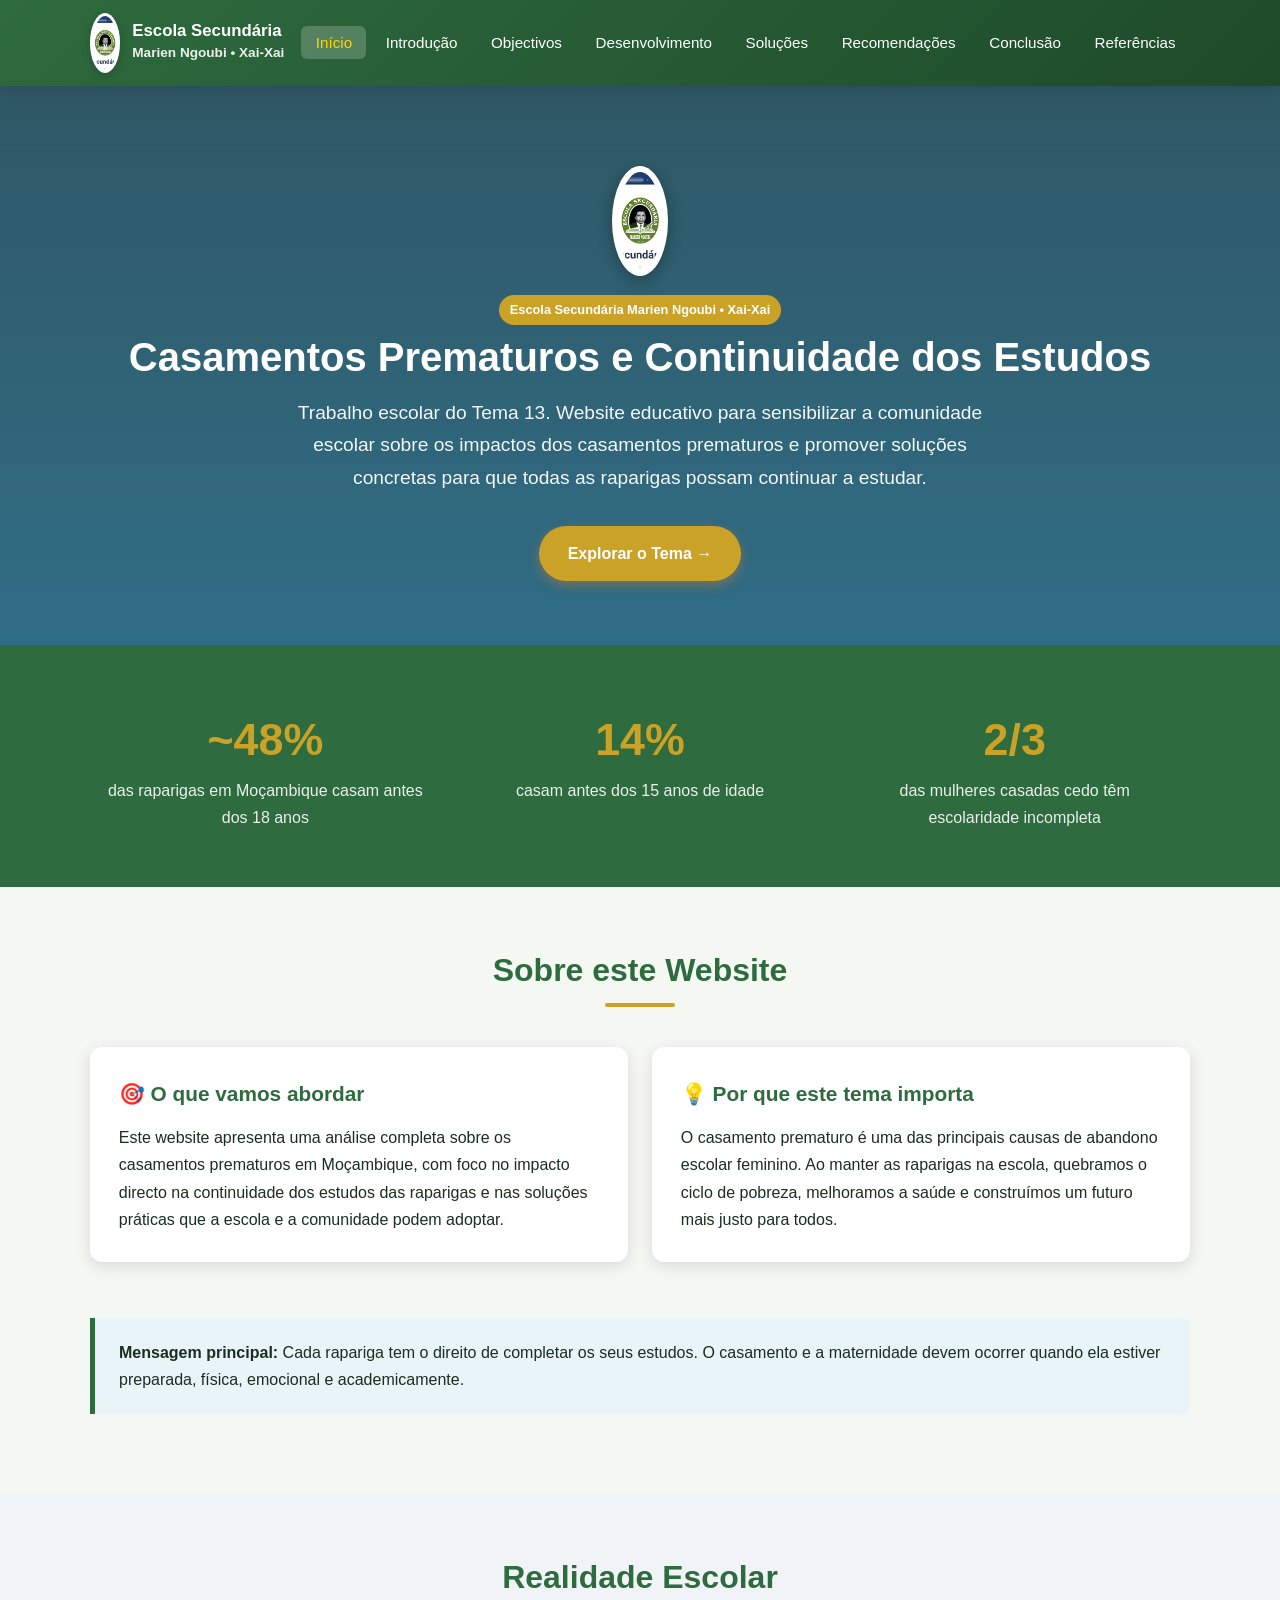
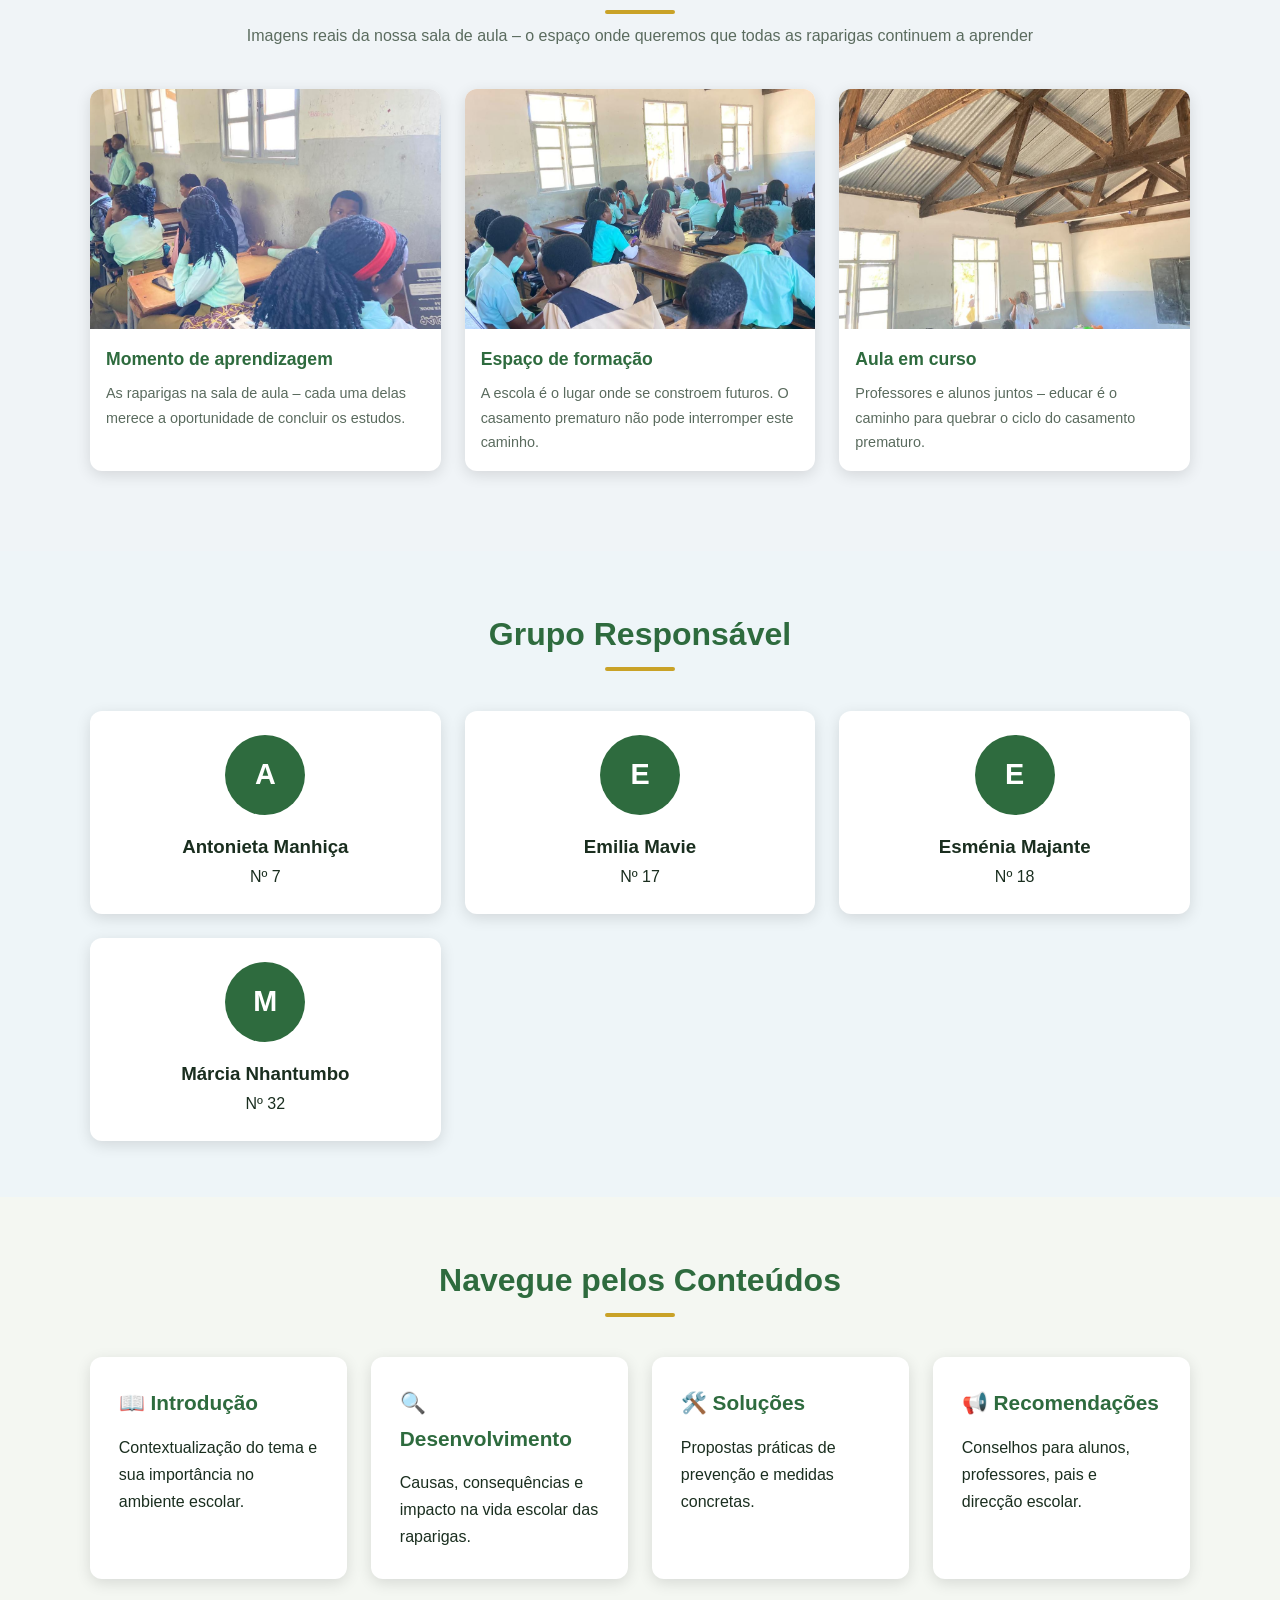
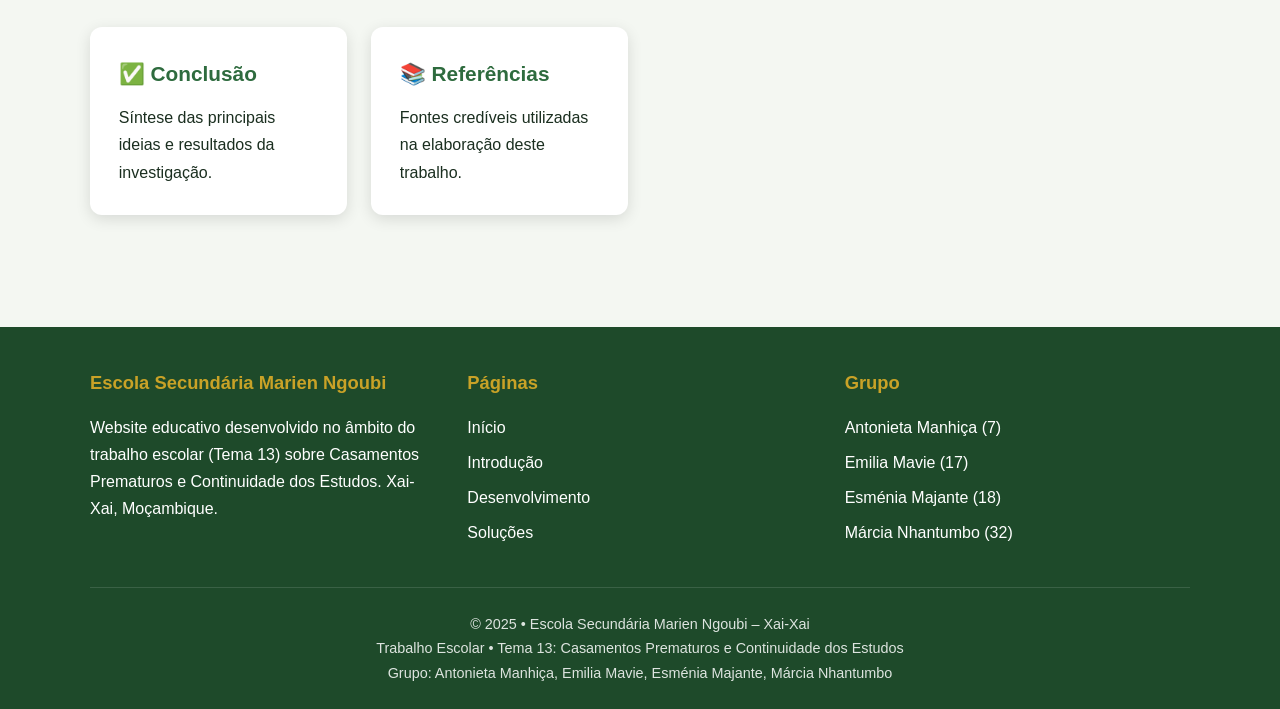
<file: index.html>
<!DOCTYPE html>
<html lang="pt">
<head>
  <meta charset="UTF-8">
  <meta name="viewport" content="width=device-width, initial-scale=1.0">
  <title>Casamentos Prematuros e Continuidade dos Estudos | Website Educativo</title>
  <meta name="description" content="Website educativo sobre casamentos prematuros e o seu impacto na continuidade dos estudos em Moçambique. Sensibilização e soluções para a comunidade escolar.">
  <link rel="stylesheet" href="style.css">
</head>
<body>
  <!-- HEADER -->
  <header>
    <div class="container nav-container">
      <div class="logo" style="display: flex; align-items: center; gap: 12px;">
        <img src="logo-escola.png" alt="Logo Escola Secundária Marien Ngoubi" style="height: 60px; width: auto; border-radius: 50%; background: white; padding: 3px; box-shadow: 0 2px 8px rgba(0,0,0,0.2);">
        <div>
          <div style="font-size: 1.05rem; font-weight: 700; line-height: 1.2;">Escola Secundária</div>
          <div style="font-size: 0.85rem; opacity: 0.9;">Marien Ngoubi • Xai-Xai</div>
        </div>
      </div>
      <button class="menu-toggle" onclick="toggleMenu()">☰</button>
      <nav id="mainNav">
        <ul>
          <li><a href="index.html" class="active">Início</a></li>
          <li><a href="introducao.html">Introdução</a></li>
          <li><a href="objectivos.html">Objectivos</a></li>
          <li><a href="desenvolvimento.html">Desenvolvimento</a></li>
          <li><a href="solucoes.html">Soluções</a></li>
          <li><a href="recomendacoes.html">Recomendações</a></li>
          <li><a href="conclusao.html">Conclusão</a></li>
          <li><a href="referencias.html">Referências</a></li>
        </ul>
      </nav>
    </div>
  </header>

  <!-- HERO -->
  <section class="hero">
    <div class="container">
      <img src="logo-escola.png" alt="Logo Escola Secundária Marien Ngoubi" style="height: 110px; width: auto; margin: 0 auto 1.2rem; border-radius: 50%; background: white; padding: 6px; box-shadow: 0 4px 15px rgba(0,0,0,0.3);">
      <span class="badge">Escola Secundária Marien Ngoubi • Xai-Xai</span>
      <h1>Casamentos Prematuros e Continuidade dos Estudos</h1>
      <p>Trabalho escolar do Tema 13. Website educativo para sensibilizar a comunidade escolar sobre os impactos dos casamentos prematuros e promover soluções concretas para que todas as raparigas possam continuar a estudar.</p>
      <a href="introducao.html" class="btn">Explorar o Tema →</a>
    </div>
  </section>

  <!-- STATS -->
  <section class="stats">
    <div class="container grid-3">
      <div class="stat-item">
        <span class="stat-number">~48%</span>
        <span class="stat-label">das raparigas em Moçambique casam antes dos 18 anos</span>
      </div>
      <div class="stat-item">
        <span class="stat-number">14%</span>
        <span class="stat-label">casam antes dos 15 anos de idade</span>
      </div>
      <div class="stat-item">
        <span class="stat-number">2/3</span>
        <span class="stat-label">das mulheres casadas cedo têm escolaridade incompleta</span>
      </div>
    </div>
  </section>

  <!-- SOBRE O TEMA -->
  <section>
    <div class="container">
      <div class="section-title">
        <h2>Sobre este Website</h2>
      </div>
      <div class="grid-2">
        <div class="card">
          <h3>🎯 O que vamos abordar</h3>
          <p>Este website apresenta uma análise completa sobre os casamentos prematuros em Moçambique, com foco no impacto directo na continuidade dos estudos das raparigas e nas soluções práticas que a escola e a comunidade podem adoptar.</p>
        </div>
        <div class="card">
          <h3>💡 Por que este tema importa</h3>
          <p>O casamento prematuro é uma das principais causas de abandono escolar feminino. Ao manter as raparigas na escola, quebramos o ciclo de pobreza, melhoramos a saúde e construímos um futuro mais justo para todos.</p>
        </div>
      </div>

      <div class="highlight-box mt-2">
        <strong>Mensagem principal:</strong> Cada rapariga tem o direito de completar os seus estudos. O casamento e a maternidade devem ocorrer quando ela estiver preparada, física, emocional e academicamente.
      </div>
    </div>
  </section>

  <!-- IMAGENS ILUSTRATIVAS (da sala de aula) -->
  <section style="background: #f0f4f7;">
    <div class="container">
      <div class="section-title">
        <h2>Realidade Escolar</h2>
        <p style="margin-top: 0.5rem; color: var(--gray);">Imagens reais da nossa sala de aula – o espaço onde queremos que todas as raparigas continuem a aprender</p>
      </div>
      <div class="grid-3">
        <div class="card" style="padding: 0; overflow: hidden;">
          <img src="sala-aula-1.jpg" alt="Alunas na sala de aula prestando atenção" style="width: 100%; height: 240px; object-fit: cover;">
          <div style="padding: 1rem;">
            <h3 style="margin-bottom: 0.4rem; font-size: 1.1rem;">Momento de aprendizagem</h3>
            <p style="font-size: 0.9rem; color: var(--gray);">As raparigas na sala de aula – cada uma delas merece a oportunidade de concluir os estudos.</p>
          </div>
        </div>
        <div class="card" style="padding: 0; overflow: hidden;">
          <img src="sala-aula-2.jpg" alt="Vista geral da sala de aula com professor e alunos" style="width: 100%; height: 240px; object-fit: cover;">
          <div style="padding: 1rem;">
            <h3 style="margin-bottom: 0.4rem; font-size: 1.1rem;">Espaço de formação</h3>
            <p style="font-size: 0.9rem; color: var(--gray);">A escola é o lugar onde se constroem futuros. O casamento prematuro não pode interromper este caminho.</p>
          </div>
        </div>
        <div class="card" style="padding: 0; overflow: hidden;">
          <img src="sala-aula-3.jpg" alt="Professora a falar com a turma" style="width: 100%; height: 240px; object-fit: cover;">
          <div style="padding: 1rem;">
            <h3 style="margin-bottom: 0.4rem; font-size: 1.1rem;">Aula em curso</h3>
            <p style="font-size: 0.9rem; color: var(--gray);">Professores e alunos juntos – educar é o caminho para quebrar o ciclo do casamento prematuro.</p>
          </div>
        </div>
      </div>
    </div>
  </section>

  <!-- EQUIPA -->
  <section style="background: #eef5f8;">
    <div class="container">
      <div class="section-title">
        <h2>Grupo Responsável</h2>
      </div>
      <div class="grid-2">
        <div class="team-member">
          <div class="avatar">A</div>
          <h3>Antonieta Manhiça</h3>
          <p>Nº 7</p>
        </div>
        <div class="team-member">
          <div class="avatar">E</div>
          <h3>Emilia Mavie</h3>
          <p>Nº 17</p>
        </div>
        <div class="team-member">
          <div class="avatar">E</div>
          <h3>Esménia Majante</h3>
          <p>Nº 18</p>
        </div>
        <div class="team-member">
          <div class="avatar">M</div>
          <h3>Márcia Nhantumbo</h3>
          <p>Nº 32</p>
        </div>
      </div>
    </div>
  </section>

  <!-- NAVEGAÇÃO RÁPIDA -->
  <section>
    <div class="container">
      <div class="section-title">
        <h2>Navegue pelos Conteúdos</h2>
      </div>
      <div class="grid-3">
        <a href="introducao.html" class="card">
          <h3>📖 Introdução</h3>
          <p>Contextualização do tema e sua importância no ambiente escolar.</p>
        </a>
        <a href="desenvolvimento.html" class="card">
          <h3>🔍 Desenvolvimento</h3>
          <p>Causas, consequências e impacto na vida escolar das raparigas.</p>
        </a>
        <a href="solucoes.html" class="card">
          <h3>🛠️ Soluções</h3>
          <p>Propostas práticas de prevenção e medidas concretas.</p>
        </a>
        <a href="recomendacoes.html" class="card">
          <h3>📢 Recomendações</h3>
          <p>Conselhos para alunos, professores, pais e direcção escolar.</p>
        </a>
        <a href="conclusao.html" class="card">
          <h3>✅ Conclusão</h3>
          <p>Síntese das principais ideias e resultados da investigação.</p>
        </a>
        <a href="referencias.html" class="card">
          <h3>📚 Referências</h3>
          <p>Fontes credíveis utilizadas na elaboração deste trabalho.</p>
        </a>
      </div>
    </div>
  </section>

  <!-- FOOTER -->
  <footer>
    <div class="container">
      <div class="footer-content">
        <div>
          <h4>Escola Secundária Marien Ngoubi</h4>
          <p>Website educativo desenvolvido no âmbito do trabalho escolar (Tema 13) sobre Casamentos Prematuros e Continuidade dos Estudos. Xai-Xai, Moçambique.</p>
        </div>
        <div>
          <h4>Páginas</h4>
          <ul>
            <li><a href="index.html">Início</a></li>
            <li><a href="introducao.html">Introdução</a></li>
            <li><a href="desenvolvimento.html">Desenvolvimento</a></li>
            <li><a href="solucoes.html">Soluções</a></li>
          </ul>
        </div>
        <div>
          <h4>Grupo</h4>
          <ul>
            <li>Antonieta Manhiça (7)</li>
            <li>Emilia Mavie (17)</li>
            <li>Esménia Majante (18)</li>
            <li>Márcia Nhantumbo (32)</li>
          </ul>
        </div>
      </div>
      <div class="copyright">
        © 2025 • Escola Secundária Marien Ngoubi – Xai-Xai<br>
        Trabalho Escolar • Tema 13: Casamentos Prematuros e Continuidade dos Estudos<br>
        Grupo: Antonieta Manhiça, Emilia Mavie, Esménia Majante, Márcia Nhantumbo
      </div>
    </div>
  </footer>

  <script src="main.js"></script>
</body>
</html>
</file>
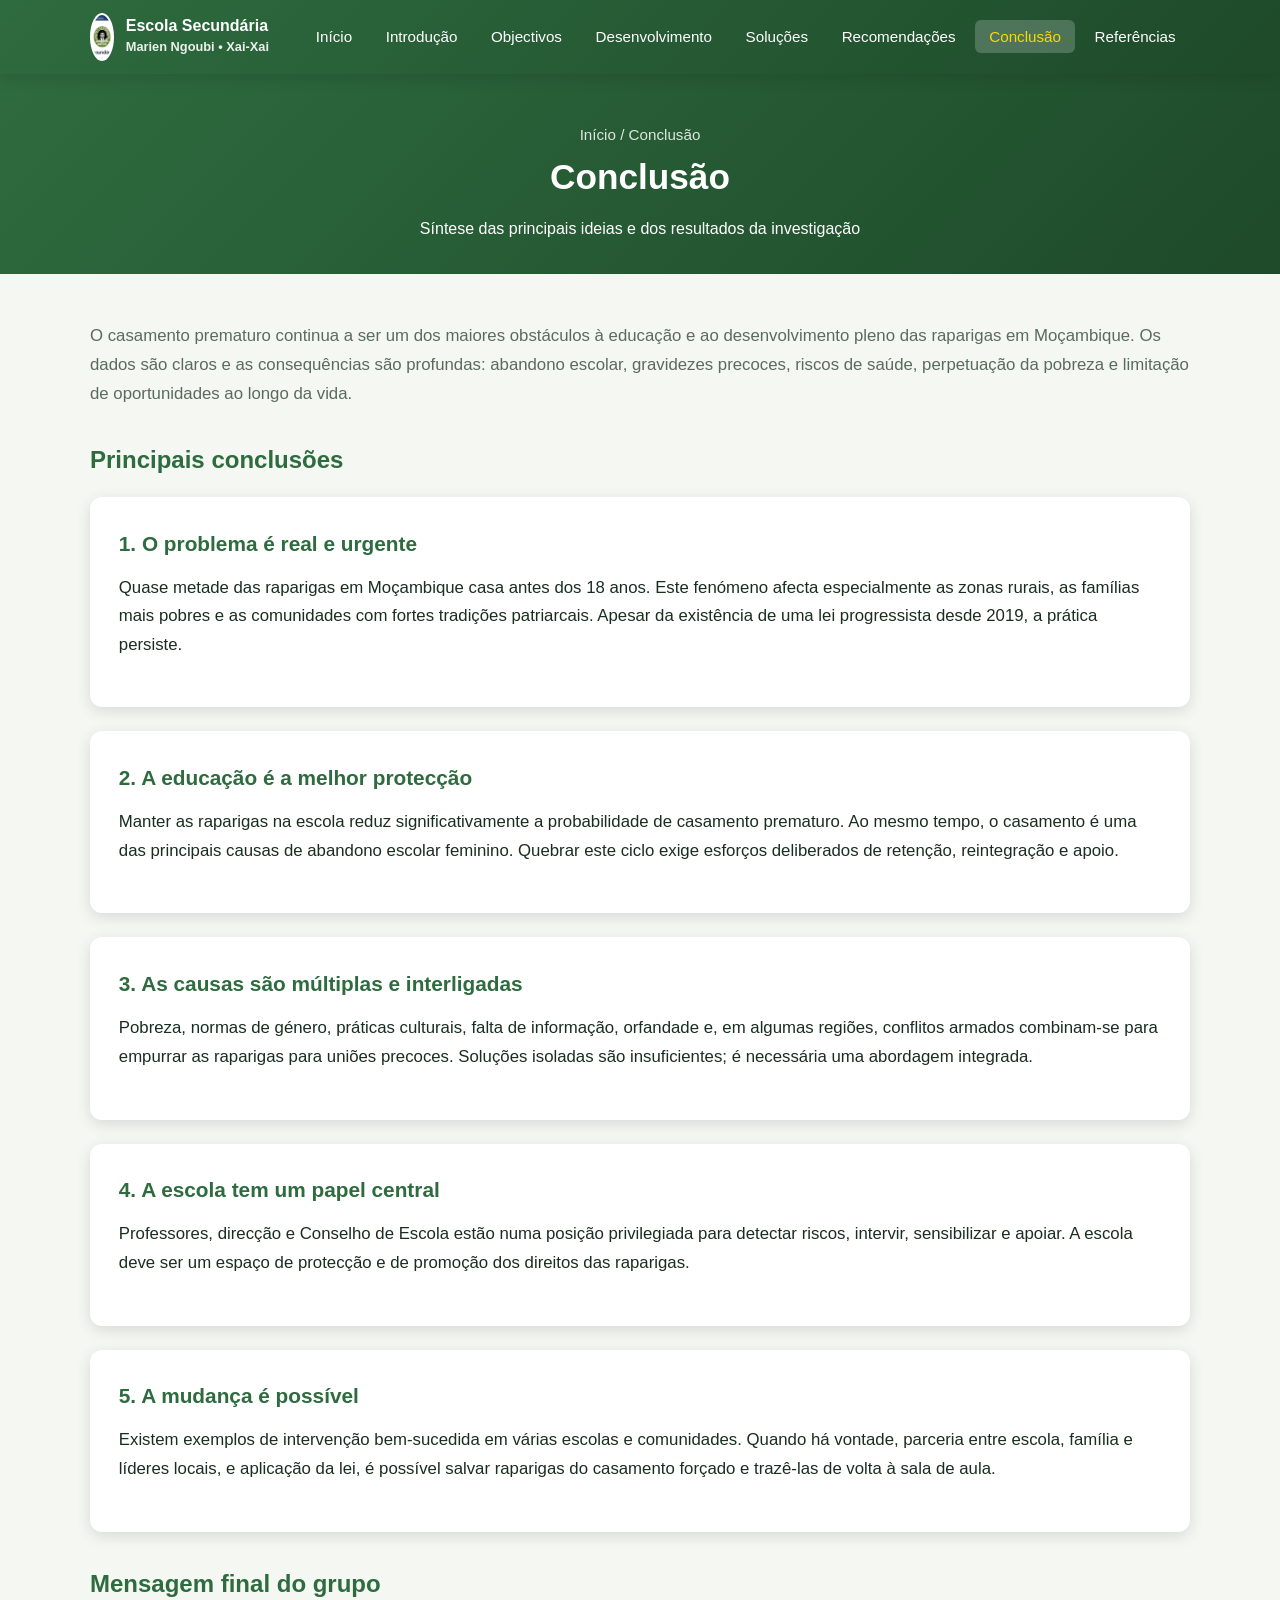
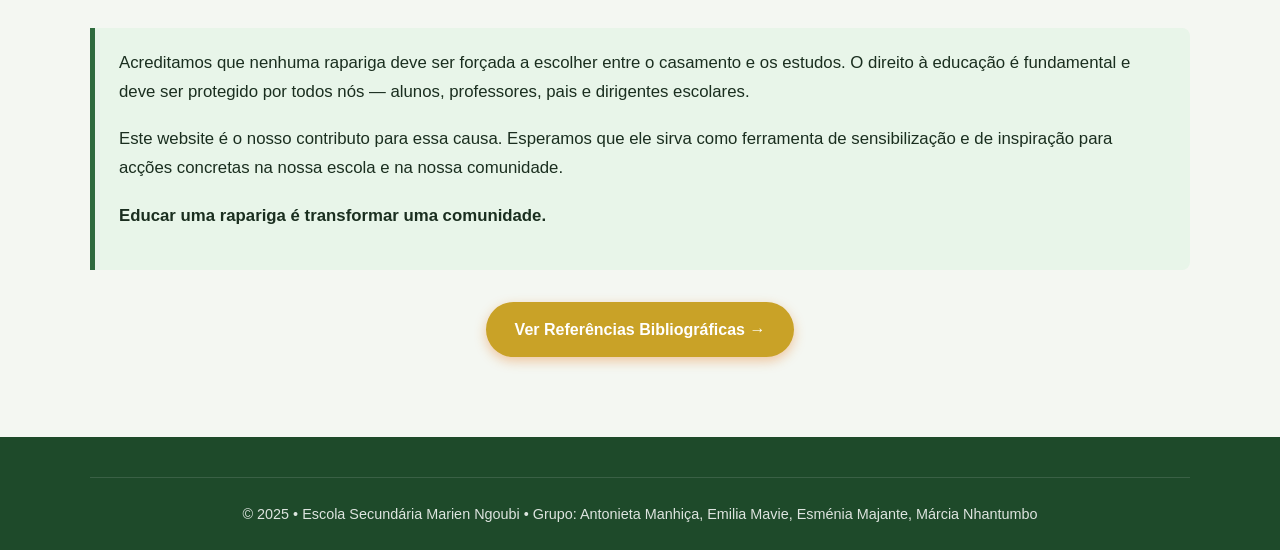
<file: conclusao.html>
<!DOCTYPE html>
<html lang="pt">
<head>
  <meta charset="UTF-8">
  <meta name="viewport" content="width=device-width, initial-scale=1.0">
  <title>Conclusão | Casamentos Prematuros e Continuidade dos Estudos</title>
  <link rel="stylesheet" href="style.css">
</head>
<body>
  <header>
    <div class="container nav-container">
      <div class="logo" style="display: flex; align-items: center; gap: 12px;">
        <img src="logo-escola.png" alt="Logo Escola" style="height: 48px; width: auto; border-radius: 50%; background: white; padding: 2px;">
        <div>
          <div style="font-size: 1rem; font-weight: 700; line-height: 1.2;">Escola Secundária</div>
          <div style="font-size: 0.8rem; opacity: 0.9;">Marien Ngoubi • Xai-Xai</div>
        </div>
      </div>
      <button class="menu-toggle" onclick="toggleMenu()">☰</button>
      <nav id="mainNav">
        <ul>
          <li><a href="index.html">Início</a></li>
          <li><a href="introducao.html">Introdução</a></li>
          <li><a href="objectivos.html">Objectivos</a></li>
          <li><a href="desenvolvimento.html">Desenvolvimento</a></li>
          <li><a href="solucoes.html">Soluções</a></li>
          <li><a href="recomendacoes.html">Recomendações</a></li>
          <li><a href="conclusao.html" class="active">Conclusão</a></li>
          <li><a href="referencias.html">Referências</a></li>
        </ul>
      </nav>
    </div>
  </header>

  <div class="page-header">
    <div class="container">
      <div class="breadcrumb">Início / Conclusão</div>
      <h1>Conclusão</h1>
      <p>Síntese das principais ideias e dos resultados da investigação</p>
    </div>
  </div>

  <section class="content">
    <div class="container">
      <p class="lead">O casamento prematuro continua a ser um dos maiores obstáculos à educação e ao desenvolvimento pleno das raparigas em Moçambique. Os dados são claros e as consequências são profundas: abandono escolar, gravidezes precoces, riscos de saúde, perpetuação da pobreza e limitação de oportunidades ao longo da vida.</p>

      <h2 style="color: var(--primary); margin: 2rem 0 1rem;">Principais conclusões</h2>

      <div class="card">
        <h3>1. O problema é real e urgente</h3>
        <p>Quase metade das raparigas em Moçambique casa antes dos 18 anos. Este fenómeno afecta especialmente as zonas rurais, as famílias mais pobres e as comunidades com fortes tradições patriarcais. Apesar da existência de uma lei progressista desde 2019, a prática persiste.</p>
      </div>

      <div class="card">
        <h3>2. A educação é a melhor protecção</h3>
        <p>Manter as raparigas na escola reduz significativamente a probabilidade de casamento prematuro. Ao mesmo tempo, o casamento é uma das principais causas de abandono escolar feminino. Quebrar este ciclo exige esforços deliberados de retenção, reintegração e apoio.</p>
      </div>

      <div class="card">
        <h3>3. As causas são múltiplas e interligadas</h3>
        <p>Pobreza, normas de género, práticas culturais, falta de informação, orfandade e, em algumas regiões, conflitos armados combinam-se para empurrar as raparigas para uniões precoces. Soluções isoladas são insuficientes; é necessária uma abordagem integrada.</p>
      </div>

      <div class="card">
        <h3>4. A escola tem um papel central</h3>
        <p>Professores, direcção e Conselho de Escola estão numa posição privilegiada para detectar riscos, intervir, sensibilizar e apoiar. A escola deve ser um espaço de protecção e de promoção dos direitos das raparigas.</p>
      </div>

      <div class="card">
        <h3>5. A mudança é possível</h3>
        <p>Existem exemplos de intervenção bem-sucedida em várias escolas e comunidades. Quando há vontade, parceria entre escola, família e líderes locais, e aplicação da lei, é possível salvar raparigas do casamento forçado e trazê-las de volta à sala de aula.</p>
      </div>

      <h2 style="color: var(--primary); margin: 2rem 0 1rem;">Mensagem final do grupo</h2>
      
      <div class="success-box">
        <p>Acreditamos que nenhuma rapariga deve ser forçada a escolher entre o casamento e os estudos. O direito à educação é fundamental e deve ser protegido por todos nós — alunos, professores, pais e dirigentes escolares.</p>
        <p style="margin-top: 1rem;">Este website é o nosso contributo para essa causa. Esperamos que ele sirva como ferramenta de sensibilização e de inspiração para acções concretas na nossa escola e na nossa comunidade.</p>
        <p style="margin-top: 1rem;"><strong>Educar uma rapariga é transformar uma comunidade.</strong></p>
      </div>

      <div class="text-center mt-2">
        <a href="referencias.html" class="btn">Ver Referências Bibliográficas →</a>
      </div>
    </div>
  </section>

  <footer>
    <div class="container">
      <div class="copyright">
        © 2025 • Escola Secundária Marien Ngoubi • Grupo: Antonieta Manhiça, Emilia Mavie, Esménia Majante, Márcia Nhantumbo
      </div>
    </div>
  </footer>
  <script src="main.js"></script>
</body>
</html>
</file>
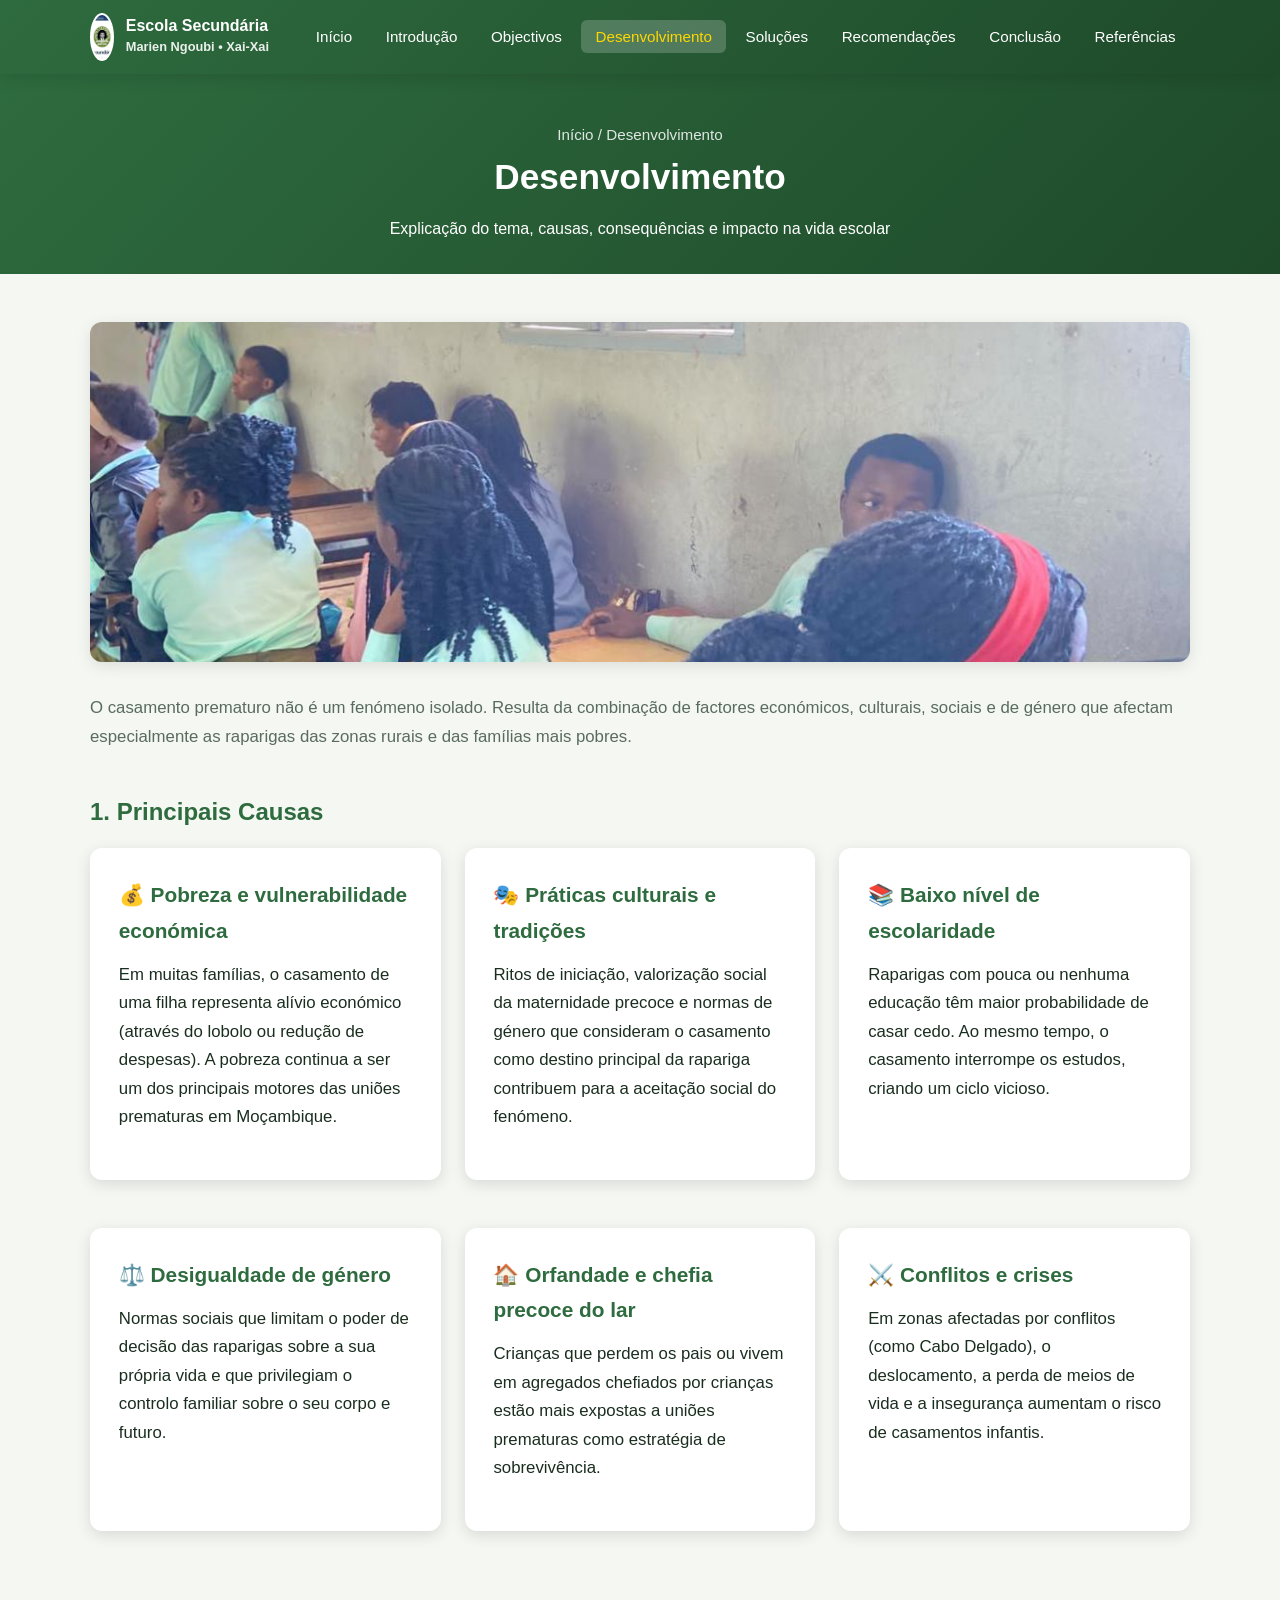
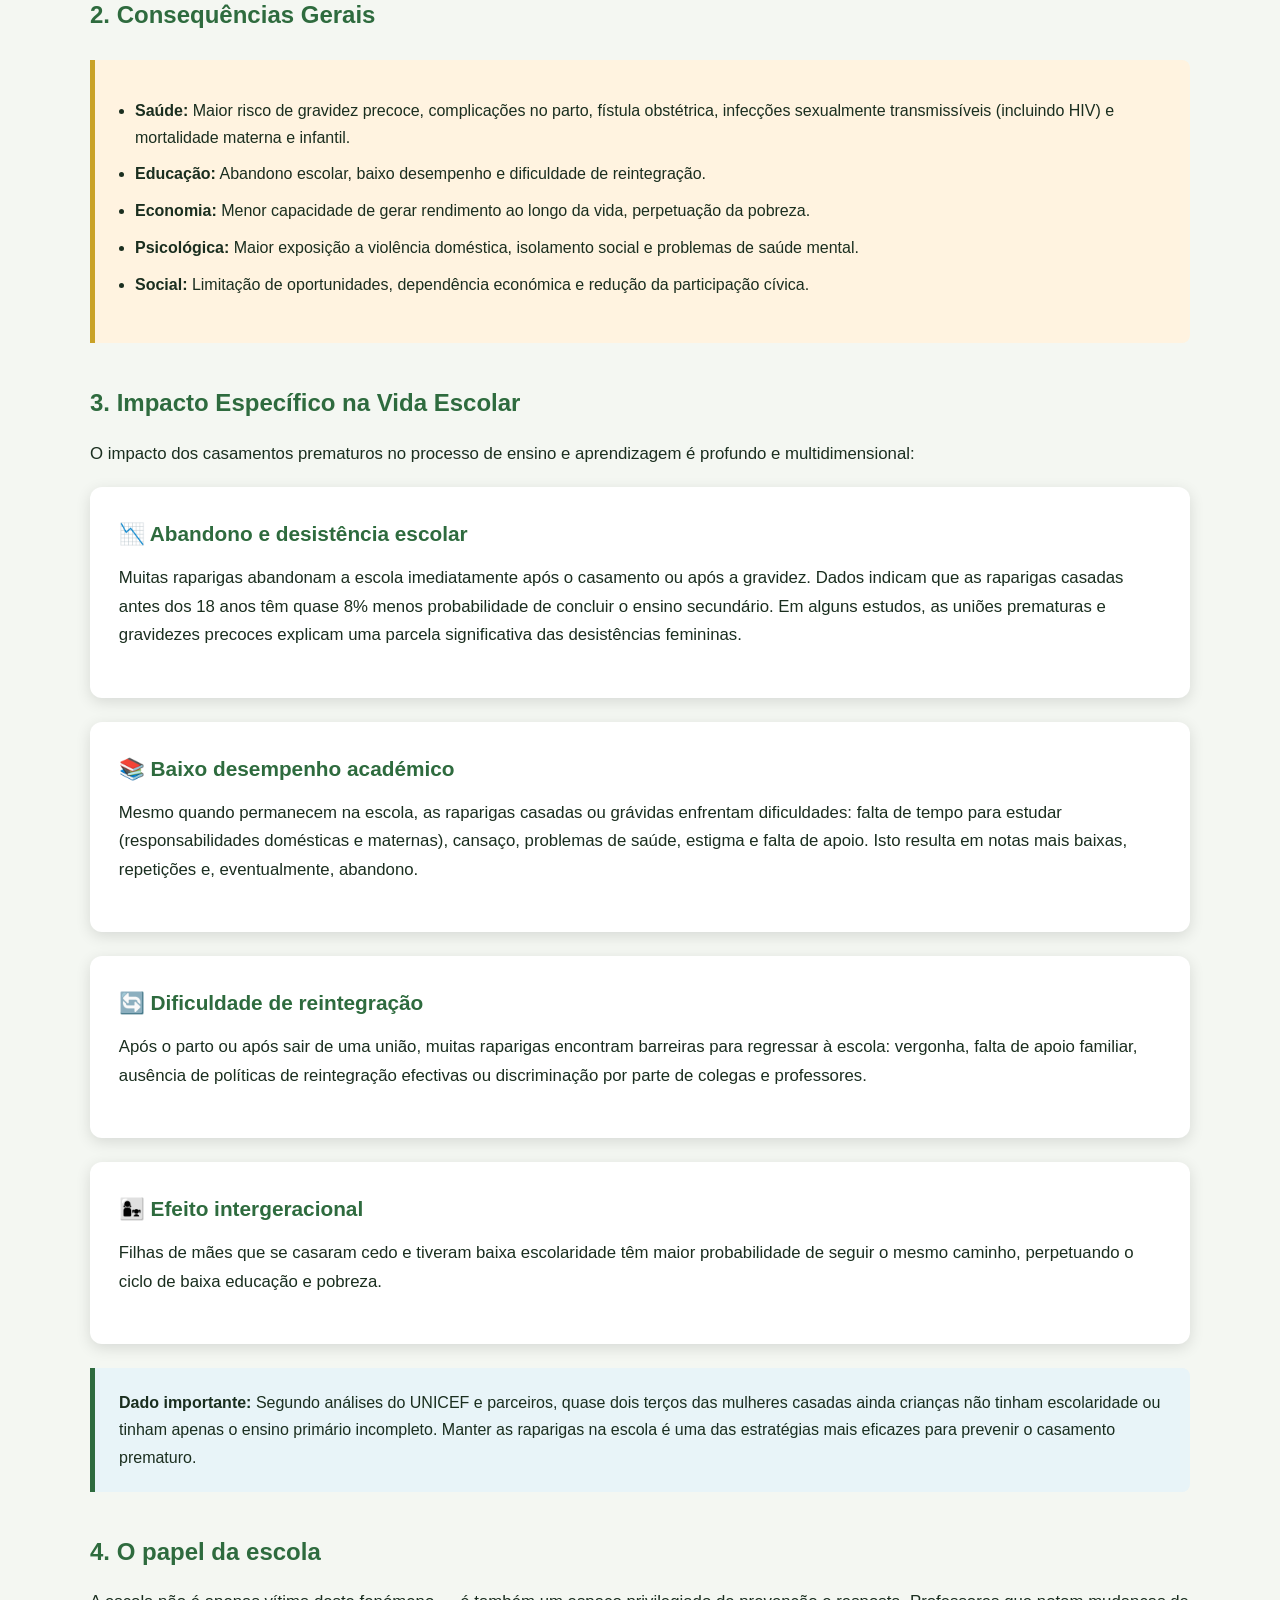
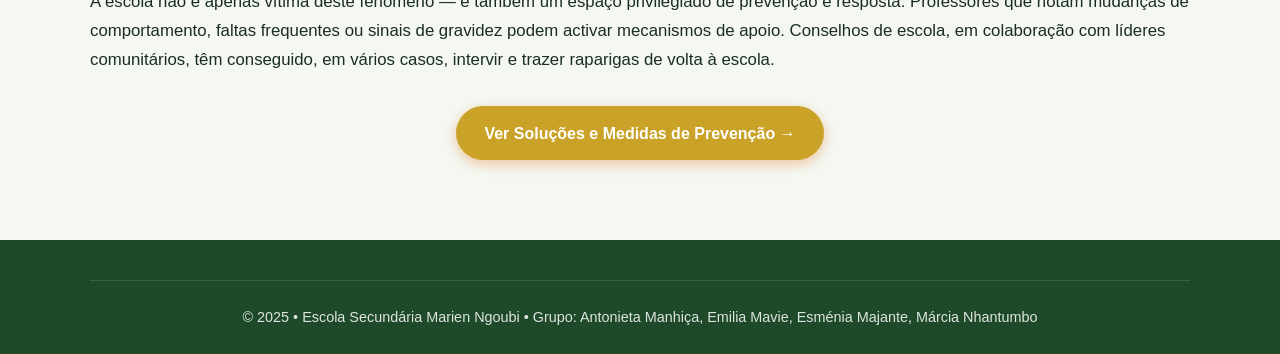
<file: desenvolvimento.html>
<!DOCTYPE html>
<html lang="pt">
<head>
  <meta charset="UTF-8">
  <meta name="viewport" content="width=device-width, initial-scale=1.0">
  <title>Desenvolvimento | Casamentos Prematuros e Continuidade dos Estudos</title>
  <link rel="stylesheet" href="style.css">
</head>
<body>
  <header>
    <div class="container nav-container">
      <div class="logo" style="display: flex; align-items: center; gap: 12px;">
        <img src="logo-escola.png" alt="Logo Escola" style="height: 48px; width: auto; border-radius: 50%; background: white; padding: 2px;">
        <div>
          <div style="font-size: 1rem; font-weight: 700; line-height: 1.2;">Escola Secundária</div>
          <div style="font-size: 0.8rem; opacity: 0.9;">Marien Ngoubi • Xai-Xai</div>
        </div>
      </div>
      <button class="menu-toggle" onclick="toggleMenu()">☰</button>
      <nav id="mainNav">
        <ul>
          <li><a href="index.html">Início</a></li>
          <li><a href="introducao.html">Introdução</a></li>
          <li><a href="objectivos.html">Objectivos</a></li>
          <li><a href="desenvolvimento.html" class="active">Desenvolvimento</a></li>
          <li><a href="solucoes.html">Soluções</a></li>
          <li><a href="recomendacoes.html">Recomendações</a></li>
          <li><a href="conclusao.html">Conclusão</a></li>
          <li><a href="referencias.html">Referências</a></li>
        </ul>
      </nav>
    </div>
  </header>

  <div class="page-header">
    <div class="container">
      <div class="breadcrumb">Início / Desenvolvimento</div>
      <h1>Desenvolvimento</h1>
      <p>Explicação do tema, causas, consequências e impacto na vida escolar</p>
    </div>
  </div>

  <section class="content">
    <div class="container">
      <div style="margin-bottom: 2rem; border-radius: 12px; overflow: hidden; box-shadow: 0 4px 15px rgba(0,0,0,0.1);">
        <img src="sala-aula-1.jpg" alt="Alunas na sala de aula" style="width: 100%; max-height: 340px; object-fit: cover; display: block;">
      </div>

      <p class="lead">O casamento prematuro não é um fenómeno isolado. Resulta da combinação de factores económicos, culturais, sociais e de género que afectam especialmente as raparigas das zonas rurais e das famílias mais pobres.</p>

      <!-- CAUSAS -->
      <h2 style="color: var(--primary); margin: 2.5rem 0 1rem;">1. Principais Causas</h2>
      
      <div class="grid-2">
        <div class="card">
          <h3>💰 Pobreza e vulnerabilidade económica</h3>
          <p>Em muitas famílias, o casamento de uma filha representa alívio económico (através do lobolo ou redução de despesas). A pobreza continua a ser um dos principais motores das uniões prematuras em Moçambique.</p>
        </div>
        <div class="card">
          <h3>🎭 Práticas culturais e tradições</h3>
          <p>Ritos de iniciação, valorização social da maternidade precoce e normas de género que consideram o casamento como destino principal da rapariga contribuem para a aceitação social do fenómeno.</p>
        </div>
        <div class="card">
          <h3>📚 Baixo nível de escolaridade</h3>
          <p>Raparigas com pouca ou nenhuma educação têm maior probabilidade de casar cedo. Ao mesmo tempo, o casamento interrompe os estudos, criando um ciclo vicioso.</p>
        </div>
        <div class="card">
          <h3>⚖️ Desigualdade de género</h3>
          <p>Normas sociais que limitam o poder de decisão das raparigas sobre a sua própria vida e que privilegiam o controlo familiar sobre o seu corpo e futuro.</p>
        </div>
        <div class="card">
          <h3>🏠 Orfandade e chefia precoce do lar</h3>
          <p>Crianças que perdem os pais ou vivem em agregados chefiados por crianças estão mais expostas a uniões prematuras como estratégia de sobrevivência.</p>
        </div>
        <div class="card">
          <h3>⚔️ Conflitos e crises</h3>
          <p>Em zonas afectadas por conflitos (como Cabo Delgado), o deslocamento, a perda de meios de vida e a insegurança aumentam o risco de casamentos infantis.</p>
        </div>
      </div>

      <!-- CONSEQUÊNCIAS -->
      <h2 style="color: var(--primary); margin: 2.5rem 0 1rem;">2. Consequências Gerais</h2>
      
      <div class="warning-box">
        <ul style="margin-left: 1rem;">
          <li><strong>Saúde:</strong> Maior risco de gravidez precoce, complicações no parto, fístula obstétrica, infecções sexualmente transmissíveis (incluindo HIV) e mortalidade materna e infantil.</li>
          <li><strong>Educação:</strong> Abandono escolar, baixo desempenho e dificuldade de reintegração.</li>
          <li><strong>Economia:</strong> Menor capacidade de gerar rendimento ao longo da vida, perpetuação da pobreza.</li>
          <li><strong>Psicológica:</strong> Maior exposição a violência doméstica, isolamento social e problemas de saúde mental.</li>
          <li><strong>Social:</strong> Limitação de oportunidades, dependência económica e redução da participação cívica.</li>
        </ul>
      </div>

      <!-- IMPACTO ESCOLAR -->
      <h2 style="color: var(--primary); margin: 2.5rem 0 1rem;">3. Impacto Específico na Vida Escolar</h2>
      
      <p>O impacto dos casamentos prematuros no processo de ensino e aprendizagem é profundo e multidimensional:</p>

      <div class="card">
        <h3>📉 Abandono e desistência escolar</h3>
        <p>Muitas raparigas abandonam a escola imediatamente após o casamento ou após a gravidez. Dados indicam que as raparigas casadas antes dos 18 anos têm quase 8% menos probabilidade de concluir o ensino secundário. Em alguns estudos, as uniões prematuras e gravidezes precoces explicam uma parcela significativa das desistências femininas.</p>
      </div>

      <div class="card">
        <h3>📚 Baixo desempenho académico</h3>
        <p>Mesmo quando permanecem na escola, as raparigas casadas ou grávidas enfrentam dificuldades: falta de tempo para estudar (responsabilidades domésticas e maternas), cansaço, problemas de saúde, estigma e falta de apoio. Isto resulta em notas mais baixas, repetições e, eventualmente, abandono.</p>
      </div>

      <div class="card">
        <h3>🔄 Dificuldade de reintegração</h3>
        <p>Após o parto ou após sair de uma união, muitas raparigas encontram barreiras para regressar à escola: vergonha, falta de apoio familiar, ausência de políticas de reintegração efectivas ou discriminação por parte de colegas e professores.</p>
      </div>

      <div class="card">
        <h3>👩‍👧 Efeito intergeracional</h3>
        <p>Filhas de mães que se casaram cedo e tiveram baixa escolaridade têm maior probabilidade de seguir o mesmo caminho, perpetuando o ciclo de baixa educação e pobreza.</p>
      </div>

      <div class="highlight-box">
        <strong>Dado importante:</strong> Segundo análises do UNICEF e parceiros, quase dois terços das mulheres casadas ainda crianças não tinham escolaridade ou tinham apenas o ensino primário incompleto. Manter as raparigas na escola é uma das estratégias mais eficazes para prevenir o casamento prematuro.
      </div>

      <h2 style="color: var(--primary); margin: 2.5rem 0 1rem;">4. O papel da escola</h2>
      <p>A escola não é apenas vítima deste fenómeno — é também um espaço privilegiado de prevenção e resposta. Professores que notam mudanças de comportamento, faltas frequentes ou sinais de gravidez podem activar mecanismos de apoio. Conselhos de escola, em colaboração com líderes comunitários, têm conseguido, em vários casos, intervir e trazer raparigas de volta à escola.</p>

      <div class="text-center mt-2">
        <a href="solucoes.html" class="btn">Ver Soluções e Medidas de Prevenção →</a>
      </div>
    </div>
  </section>

  <footer>
    <div class="container">
      <div class="copyright">
        © 2025 • Escola Secundária Marien Ngoubi • Grupo: Antonieta Manhiça, Emilia Mavie, Esménia Majante, Márcia Nhantumbo
      </div>
    </div>
  </footer>
  <script src="main.js"></script>
</body>
</html>
</file>
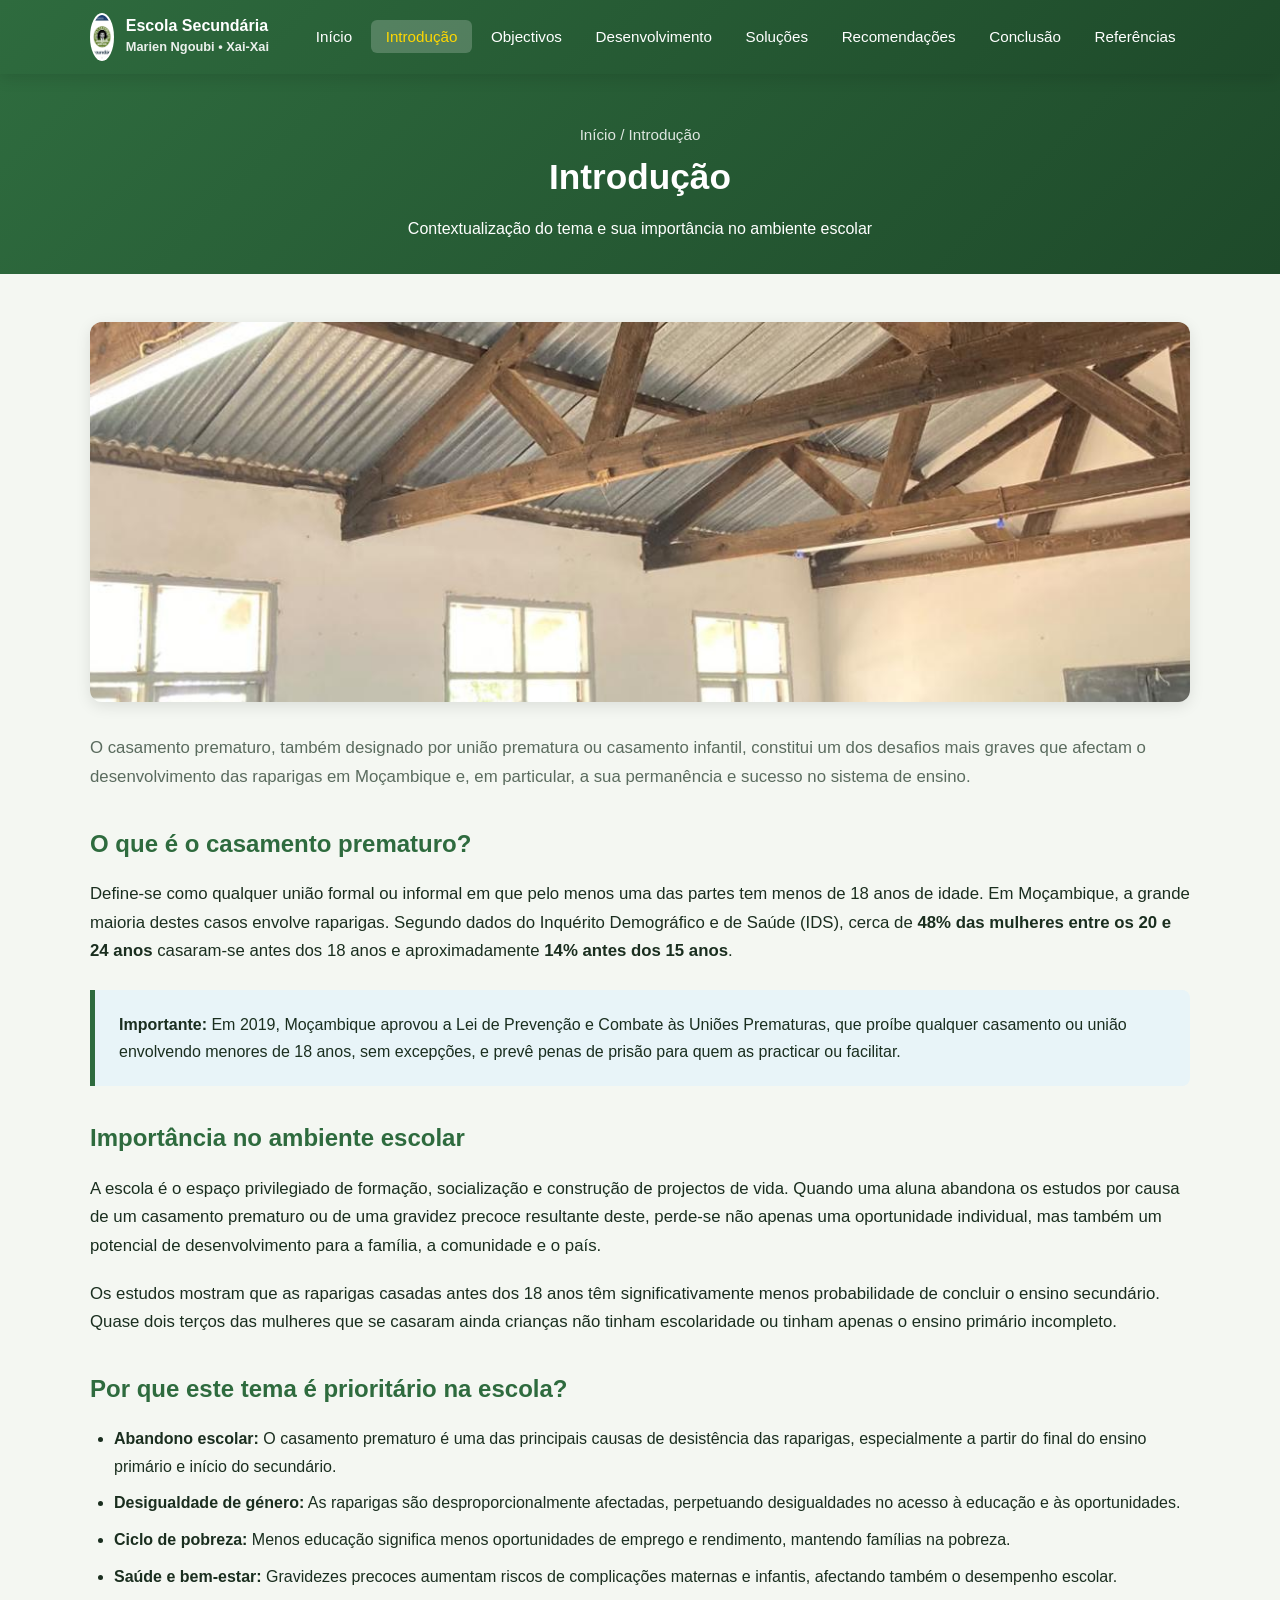
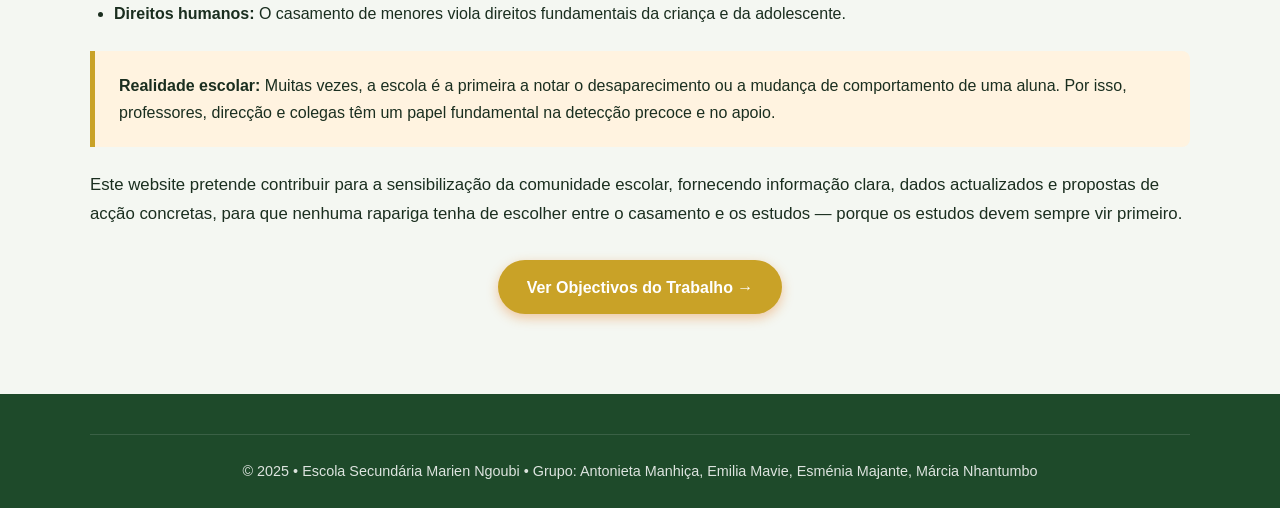
<file: introducao.html>
<!DOCTYPE html>
<html lang="pt">
<head>
  <meta charset="UTF-8">
  <meta name="viewport" content="width=device-width, initial-scale=1.0">
  <title>Introdução | Casamentos Prematuros e Continuidade dos Estudos</title>
  <link rel="stylesheet" href="style.css">
</head>
<body>
  <header>
    <div class="container nav-container">
      <div class="logo" style="display: flex; align-items: center; gap: 12px;">
        <img src="logo-escola.png" alt="Logo Escola" style="height: 48px; width: auto; border-radius: 50%; background: white; padding: 2px;">
        <div>
          <div style="font-size: 1rem; font-weight: 700; line-height: 1.2;">Escola Secundária</div>
          <div style="font-size: 0.8rem; opacity: 0.9;">Marien Ngoubi • Xai-Xai</div>
        </div>
      </div>
      <button class="menu-toggle" onclick="toggleMenu()">☰</button>
      <nav id="mainNav">
        <ul>
          <li><a href="index.html">Início</a></li>
          <li><a href="introducao.html" class="active">Introdução</a></li>
          <li><a href="objectivos.html">Objectivos</a></li>
          <li><a href="desenvolvimento.html">Desenvolvimento</a></li>
          <li><a href="solucoes.html">Soluções</a></li>
          <li><a href="recomendacoes.html">Recomendações</a></li>
          <li><a href="conclusao.html">Conclusão</a></li>
          <li><a href="referencias.html">Referências</a></li>
        </ul>
      </nav>
    </div>
  </header>

  <div class="page-header">
    <div class="container">
      <div class="breadcrumb">Início / Introdução</div>
      <h1>Introdução</h1>
      <p>Contextualização do tema e sua importância no ambiente escolar</p>
    </div>
  </div>

  <section class="content">
    <div class="container">
      <div style="margin-bottom: 2rem; border-radius: 12px; overflow: hidden; box-shadow: 0 4px 15px rgba(0,0,0,0.1);">
        <img src="sala-aula-3.jpg" alt="Professora a falar com a turma na sala de aula" style="width: 100%; max-height: 380px; object-fit: cover; display: block;">
      </div>

      <p class="lead">O casamento prematuro, também designado por união prematura ou casamento infantil, constitui um dos desafios mais graves que afectam o desenvolvimento das raparigas em Moçambique e, em particular, a sua permanência e sucesso no sistema de ensino.</p>

      <h2 style="color: var(--primary); margin: 2rem 0 1rem;">O que é o casamento prematuro?</h2>
      <p>Define-se como qualquer união formal ou informal em que pelo menos uma das partes tem menos de 18 anos de idade. Em Moçambique, a grande maioria destes casos envolve raparigas. Segundo dados do Inquérito Demográfico e de Saúde (IDS), cerca de <strong>48% das mulheres entre os 20 e 24 anos</strong> casaram-se antes dos 18 anos e aproximadamente <strong>14% antes dos 15 anos</strong>.</p>

      <div class="highlight-box">
        <strong>Importante:</strong> Em 2019, Moçambique aprovou a Lei de Prevenção e Combate às Uniões Prematuras, que proíbe qualquer casamento ou união envolvendo menores de 18 anos, sem excepções, e prevê penas de prisão para quem as practicar ou facilitar.
      </div>

      <h2 style="color: var(--primary); margin: 2rem 0 1rem;">Importância no ambiente escolar</h2>
      <p>A escola é o espaço privilegiado de formação, socialização e construção de projectos de vida. Quando uma aluna abandona os estudos por causa de um casamento prematuro ou de uma gravidez precoce resultante deste, perde-se não apenas uma oportunidade individual, mas também um potencial de desenvolvimento para a família, a comunidade e o país.</p>

      <p>Os estudos mostram que as raparigas casadas antes dos 18 anos têm significativamente menos probabilidade de concluir o ensino secundário. Quase dois terços das mulheres que se casaram ainda crianças não tinham escolaridade ou tinham apenas o ensino primário incompleto.</p>

      <h2 style="color: var(--primary); margin: 2rem 0 1rem;">Por que este tema é prioritário na escola?</h2>
      <ul>
        <li><strong>Abandono escolar:</strong> O casamento prematuro é uma das principais causas de desistência das raparigas, especialmente a partir do final do ensino primário e início do secundário.</li>
        <li><strong>Desigualdade de género:</strong> As raparigas são desproporcionalmente afectadas, perpetuando desigualdades no acesso à educação e às oportunidades.</li>
        <li><strong>Ciclo de pobreza:</strong> Menos educação significa menos oportunidades de emprego e rendimento, mantendo famílias na pobreza.</li>
        <li><strong>Saúde e bem-estar:</strong> Gravidezes precoces aumentam riscos de complicações maternas e infantis, afectando também o desempenho escolar.</li>
        <li><strong>Direitos humanos:</strong> O casamento de menores viola direitos fundamentais da criança e da adolescente.</li>
      </ul>

      <div class="warning-box">
        <strong>Realidade escolar:</strong> Muitas vezes, a escola é a primeira a notar o desaparecimento ou a mudança de comportamento de uma aluna. Por isso, professores, direcção e colegas têm um papel fundamental na detecção precoce e no apoio.
      </div>

      <p>Este website pretende contribuir para a sensibilização da comunidade escolar, fornecendo informação clara, dados actualizados e propostas de acção concretas, para que nenhuma rapariga tenha de escolher entre o casamento e os estudos — porque os estudos devem sempre vir primeiro.</p>

      <div class="text-center mt-2">
        <a href="objectivos.html" class="btn">Ver Objectivos do Trabalho →</a>
      </div>
    </div>
  </section>

  <footer>
    <div class="container">
      <div class="copyright">
        © 2025 • Escola Secundária Marien Ngoubi • Grupo: Antonieta Manhiça, Emilia Mavie, Esménia Majante, Márcia Nhantumbo
      </div>
    </div>
  </footer>
  <script src="main.js"></script>
</body>
</html>
</file>
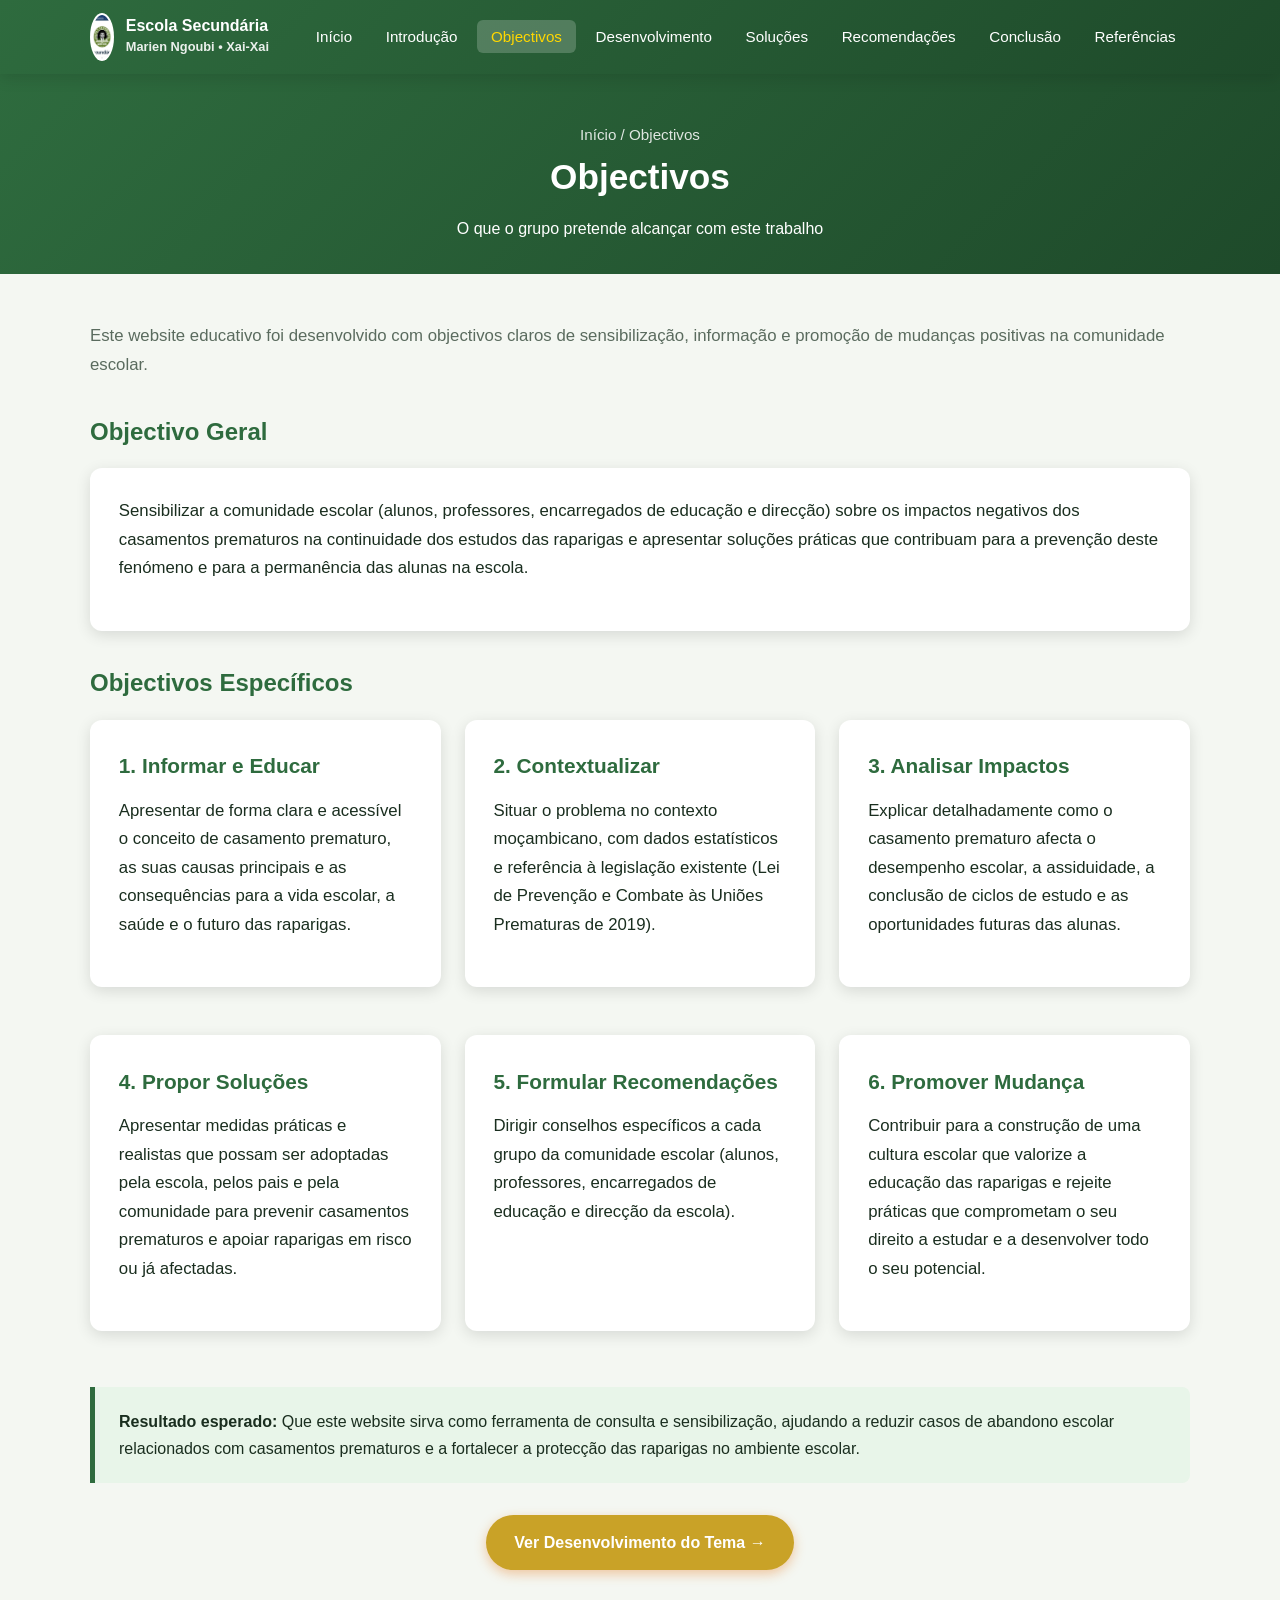
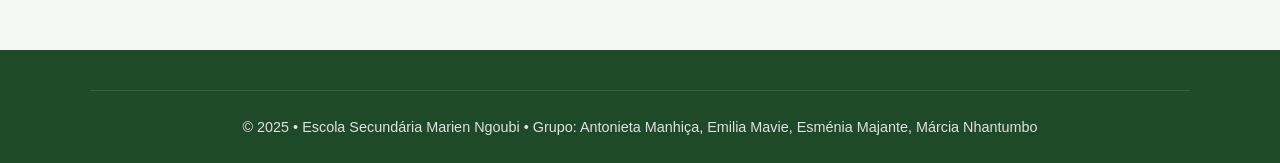
<file: objectivos.html>
<!DOCTYPE html>
<html lang="pt">
<head>
  <meta charset="UTF-8">
  <meta name="viewport" content="width=device-width, initial-scale=1.0">
  <title>Objectivos | Casamentos Prematuros e Continuidade dos Estudos</title>
  <link rel="stylesheet" href="style.css">
</head>
<body>
  <header>
    <div class="container nav-container">
      <div class="logo" style="display: flex; align-items: center; gap: 12px;">
        <img src="logo-escola.png" alt="Logo Escola" style="height: 48px; width: auto; border-radius: 50%; background: white; padding: 2px;">
        <div>
          <div style="font-size: 1rem; font-weight: 700; line-height: 1.2;">Escola Secundária</div>
          <div style="font-size: 0.8rem; opacity: 0.9;">Marien Ngoubi • Xai-Xai</div>
        </div>
      </div>
      <button class="menu-toggle" onclick="toggleMenu()">☰</button>
      <nav id="mainNav">
        <ul>
          <li><a href="index.html">Início</a></li>
          <li><a href="introducao.html">Introdução</a></li>
          <li><a href="objectivos.html" class="active">Objectivos</a></li>
          <li><a href="desenvolvimento.html">Desenvolvimento</a></li>
          <li><a href="solucoes.html">Soluções</a></li>
          <li><a href="recomendacoes.html">Recomendações</a></li>
          <li><a href="conclusao.html">Conclusão</a></li>
          <li><a href="referencias.html">Referências</a></li>
        </ul>
      </nav>
    </div>
  </header>

  <div class="page-header">
    <div class="container">
      <div class="breadcrumb">Início / Objectivos</div>
      <h1>Objectivos</h1>
      <p>O que o grupo pretende alcançar com este trabalho</p>
    </div>
  </div>

  <section class="content">
    <div class="container">
      <p class="lead">Este website educativo foi desenvolvido com objectivos claros de sensibilização, informação e promoção de mudanças positivas na comunidade escolar.</p>

      <h2 style="color: var(--primary); margin: 2rem 0 1rem;">Objectivo Geral</h2>
      <div class="card">
        <p>Sensibilizar a comunidade escolar (alunos, professores, encarregados de educação e direcção) sobre os impactos negativos dos casamentos prematuros na continuidade dos estudos das raparigas e apresentar soluções práticas que contribuam para a prevenção deste fenómeno e para a permanência das alunas na escola.</p>
      </div>

      <h2 style="color: var(--primary); margin: 2rem 0 1rem;">Objectivos Específicos</h2>
      
      <div class="grid-2">
        <div class="card">
          <h3>1. Informar e Educar</h3>
          <p>Apresentar de forma clara e acessível o conceito de casamento prematuro, as suas causas principais e as consequências para a vida escolar, a saúde e o futuro das raparigas.</p>
        </div>
        <div class="card">
          <h3>2. Contextualizar</h3>
          <p>Situar o problema no contexto moçambicano, com dados estatísticos e referência à legislação existente (Lei de Prevenção e Combate às Uniões Prematuras de 2019).</p>
        </div>
        <div class="card">
          <h3>3. Analisar Impactos</h3>
          <p>Explicar detalhadamente como o casamento prematuro afecta o desempenho escolar, a assiduidade, a conclusão de ciclos de estudo e as oportunidades futuras das alunas.</p>
        </div>
        <div class="card">
          <h3>4. Propor Soluções</h3>
          <p>Apresentar medidas práticas e realistas que possam ser adoptadas pela escola, pelos pais e pela comunidade para prevenir casamentos prematuros e apoiar raparigas em risco ou já afectadas.</p>
        </div>
        <div class="card">
          <h3>5. Formular Recomendações</h3>
          <p>Dirigir conselhos específicos a cada grupo da comunidade escolar (alunos, professores, encarregados de educação e direcção da escola).</p>
        </div>
        <div class="card">
          <h3>6. Promover Mudança</h3>
          <p>Contribuir para a construção de uma cultura escolar que valorize a educação das raparigas e rejeite práticas que comprometam o seu direito a estudar e a desenvolver todo o seu potencial.</p>
        </div>
      </div>

      <div class="success-box mt-2">
        <strong>Resultado esperado:</strong> Que este website sirva como ferramenta de consulta e sensibilização, ajudando a reduzir casos de abandono escolar relacionados com casamentos prematuros e a fortalecer a protecção das raparigas no ambiente escolar.
      </div>

      <div class="text-center mt-2">
        <a href="desenvolvimento.html" class="btn">Ver Desenvolvimento do Tema →</a>
      </div>
    </div>
  </section>

  <footer>
    <div class="container">
      <div class="copyright">
        © 2025 • Escola Secundária Marien Ngoubi • Grupo: Antonieta Manhiça, Emilia Mavie, Esménia Majante, Márcia Nhantumbo
      </div>
    </div>
  </footer>
  <script src="main.js"></script>
</body>
</html>
</file>
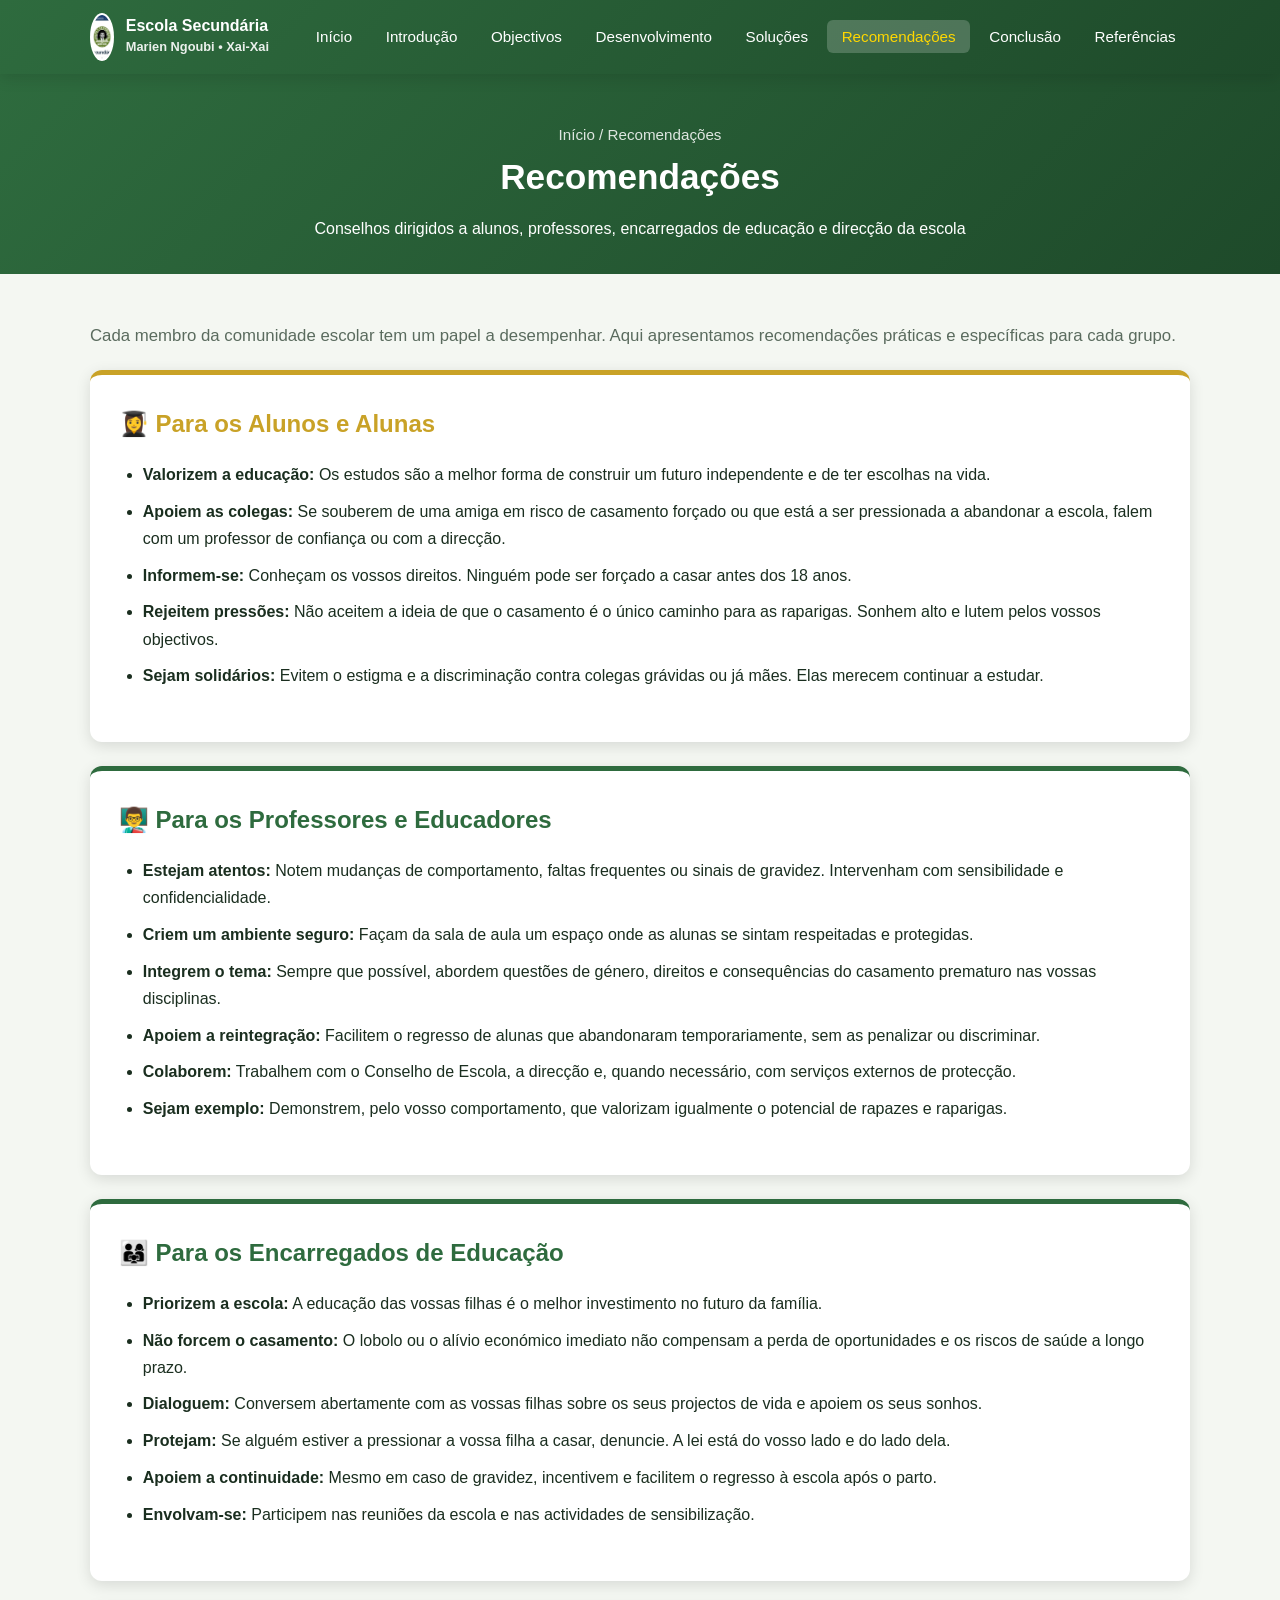
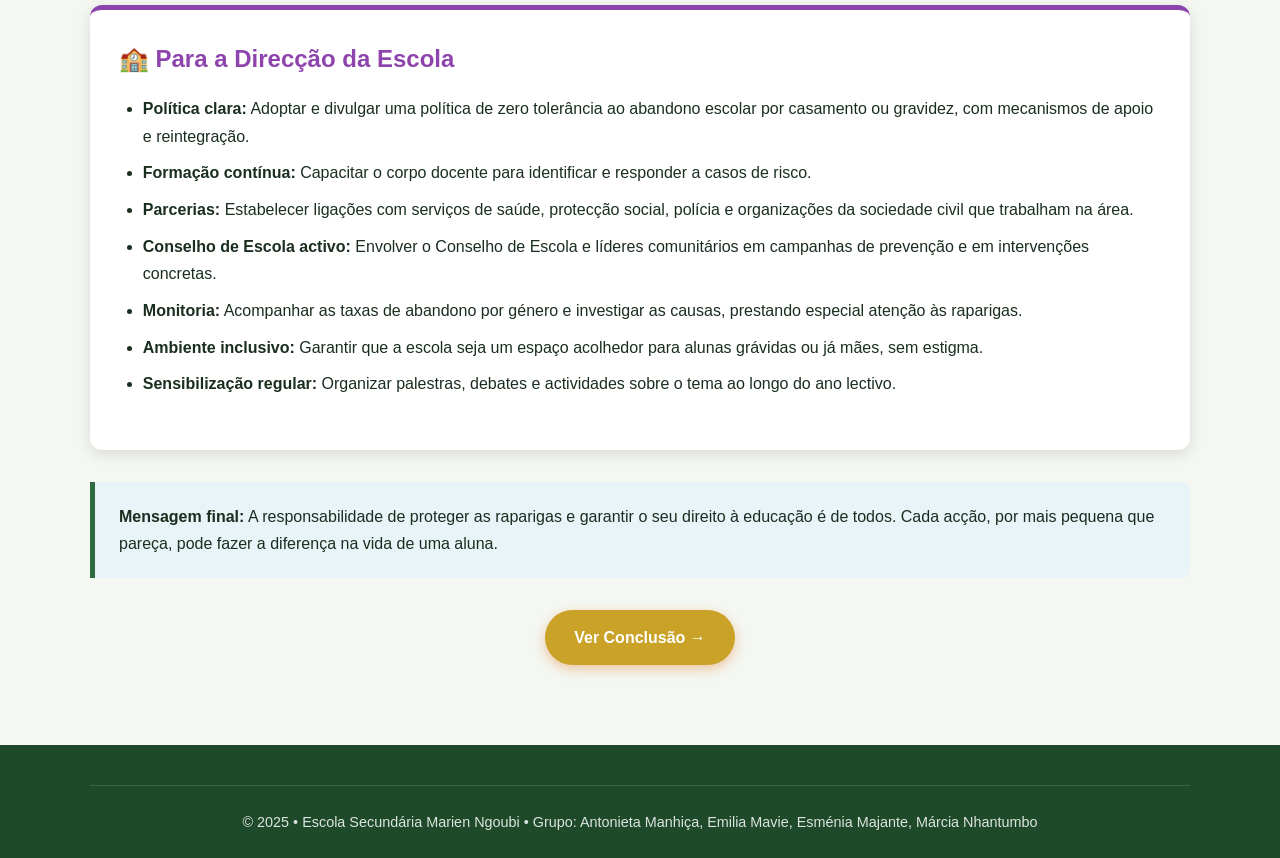
<file: recomendacoes.html>
<!DOCTYPE html>
<html lang="pt">
<head>
  <meta charset="UTF-8">
  <meta name="viewport" content="width=device-width, initial-scale=1.0">
  <title>Recomendações | Casamentos Prematuros e Continuidade dos Estudos</title>
  <link rel="stylesheet" href="style.css">
</head>
<body>
  <header>
    <div class="container nav-container">
      <div class="logo" style="display: flex; align-items: center; gap: 12px;">
        <img src="logo-escola.png" alt="Logo Escola" style="height: 48px; width: auto; border-radius: 50%; background: white; padding: 2px;">
        <div>
          <div style="font-size: 1rem; font-weight: 700; line-height: 1.2;">Escola Secundária</div>
          <div style="font-size: 0.8rem; opacity: 0.9;">Marien Ngoubi • Xai-Xai</div>
        </div>
      </div>
      <button class="menu-toggle" onclick="toggleMenu()">☰</button>
      <nav id="mainNav">
        <ul>
          <li><a href="index.html">Início</a></li>
          <li><a href="introducao.html">Introdução</a></li>
          <li><a href="objectivos.html">Objectivos</a></li>
          <li><a href="desenvolvimento.html">Desenvolvimento</a></li>
          <li><a href="solucoes.html">Soluções</a></li>
          <li><a href="recomendacoes.html" class="active">Recomendações</a></li>
          <li><a href="conclusao.html">Conclusão</a></li>
          <li><a href="referencias.html">Referências</a></li>
        </ul>
      </nav>
    </div>
  </header>

  <div class="page-header">
    <div class="container">
      <div class="breadcrumb">Início / Recomendações</div>
      <h1>Recomendações</h1>
      <p>Conselhos dirigidos a alunos, professores, encarregados de educação e direcção da escola</p>
    </div>
  </div>

  <section class="content">
    <div class="container">
      <p class="lead">Cada membro da comunidade escolar tem um papel a desempenhar. Aqui apresentamos recomendações práticas e específicas para cada grupo.</p>

      <!-- ALUNOS -->
      <div class="card" style="border-top: 5px solid var(--secondary);">
        <h2 style="color: var(--secondary);">👩‍🎓 Para os Alunos e Alunas</h2>
        <ul>
          <li><strong>Valorizem a educação:</strong> Os estudos são a melhor forma de construir um futuro independente e de ter escolhas na vida.</li>
          <li><strong>Apoiem as colegas:</strong> Se souberem de uma amiga em risco de casamento forçado ou que está a ser pressionada a abandonar a escola, falem com um professor de confiança ou com a direcção.</li>
          <li><strong>Informem-se:</strong> Conheçam os vossos direitos. Ninguém pode ser forçado a casar antes dos 18 anos.</li>
          <li><strong>Rejeitem pressões:</strong> Não aceitem a ideia de que o casamento é o único caminho para as raparigas. Sonhem alto e lutem pelos vossos objectivos.</li>
          <li><strong>Sejam solidários:</strong> Evitem o estigma e a discriminação contra colegas grávidas ou já mães. Elas merecem continuar a estudar.</li>
        </ul>
      </div>

      <!-- PROFESSORES -->
      <div class="card" style="border-top: 5px solid var(--primary);">
        <h2 style="color: var(--primary);">👨‍🏫 Para os Professores e Educadores</h2>
        <ul>
          <li><strong>Estejam atentos:</strong> Notem mudanças de comportamento, faltas frequentes ou sinais de gravidez. Intervenham com sensibilidade e confidencialidade.</li>
          <li><strong>Criem um ambiente seguro:</strong> Façam da sala de aula um espaço onde as alunas se sintam respeitadas e protegidas.</li>
          <li><strong>Integrem o tema:</strong> Sempre que possível, abordem questões de género, direitos e consequências do casamento prematuro nas vossas disciplinas.</li>
          <li><strong>Apoiem a reintegração:</strong> Facilitem o regresso de alunas que abandonaram temporariamente, sem as penalizar ou discriminar.</li>
          <li><strong>Colaborem:</strong> Trabalhem com o Conselho de Escola, a direcção e, quando necessário, com serviços externos de protecção.</li>
          <li><strong>Sejam exemplo:</strong> Demonstrem, pelo vosso comportamento, que valorizam igualmente o potencial de rapazes e raparigas.</li>
        </ul>
      </div>

      <!-- PAIS -->
      <div class="card" style="border-top: 5px solid var(--accent);">
        <h2 style="color: var(--accent);">👨‍👩‍👧 Para os Encarregados de Educação</h2>
        <ul>
          <li><strong>Priorizem a escola:</strong> A educação das vossas filhas é o melhor investimento no futuro da família.</li>
          <li><strong>Não forcem o casamento:</strong> O lobolo ou o alívio económico imediato não compensam a perda de oportunidades e os riscos de saúde a longo prazo.</li>
          <li><strong>Dialoguem:</strong> Conversem abertamente com as vossas filhas sobre os seus projectos de vida e apoiem os seus sonhos.</li>
          <li><strong>Protejam:</strong> Se alguém estiver a pressionar a vossa filha a casar, denuncie. A lei está do vosso lado e do lado dela.</li>
          <li><strong>Apoiem a continuidade:</strong> Mesmo em caso de gravidez, incentivem e facilitem o regresso à escola após o parto.</li>
          <li><strong>Envolvam-se:</strong> Participem nas reuniões da escola e nas actividades de sensibilização.</li>
        </ul>
      </div>

      <!-- DIRECÇÃO -->
      <div class="card" style="border-top: 5px solid #8e44ad;">
        <h2 style="color: #8e44ad;">🏫 Para a Direcção da Escola</h2>
        <ul>
          <li><strong>Política clara:</strong> Adoptar e divulgar uma política de zero tolerância ao abandono escolar por casamento ou gravidez, com mecanismos de apoio e reintegração.</li>
          <li><strong>Formação contínua:</strong> Capacitar o corpo docente para identificar e responder a casos de risco.</li>
          <li><strong>Parcerias:</strong> Estabelecer ligações com serviços de saúde, protecção social, polícia e organizações da sociedade civil que trabalham na área.</li>
          <li><strong>Conselho de Escola activo:</strong> Envolver o Conselho de Escola e líderes comunitários em campanhas de prevenção e em intervenções concretas.</li>
          <li><strong>Monitoria:</strong> Acompanhar as taxas de abandono por género e investigar as causas, prestando especial atenção às raparigas.</li>
          <li><strong>Ambiente inclusivo:</strong> Garantir que a escola seja um espaço acolhedor para alunas grávidas ou já mães, sem estigma.</li>
          <li><strong>Sensibilização regular:</strong> Organizar palestras, debates e actividades sobre o tema ao longo do ano lectivo.</li>
        </ul>
      </div>

      <div class="highlight-box mt-2">
        <strong>Mensagem final:</strong> A responsabilidade de proteger as raparigas e garantir o seu direito à educação é de todos. Cada acção, por mais pequena que pareça, pode fazer a diferença na vida de uma aluna.
      </div>

      <div class="text-center mt-2">
        <a href="conclusao.html" class="btn">Ver Conclusão →</a>
      </div>
    </div>
  </section>

  <footer>
    <div class="container">
      <div class="copyright">
        © 2025 • Escola Secundária Marien Ngoubi • Grupo: Antonieta Manhiça, Emilia Mavie, Esménia Majante, Márcia Nhantumbo
      </div>
    </div>
  </footer>
  <script src="main.js"></script>
</body>
</html>
</file>
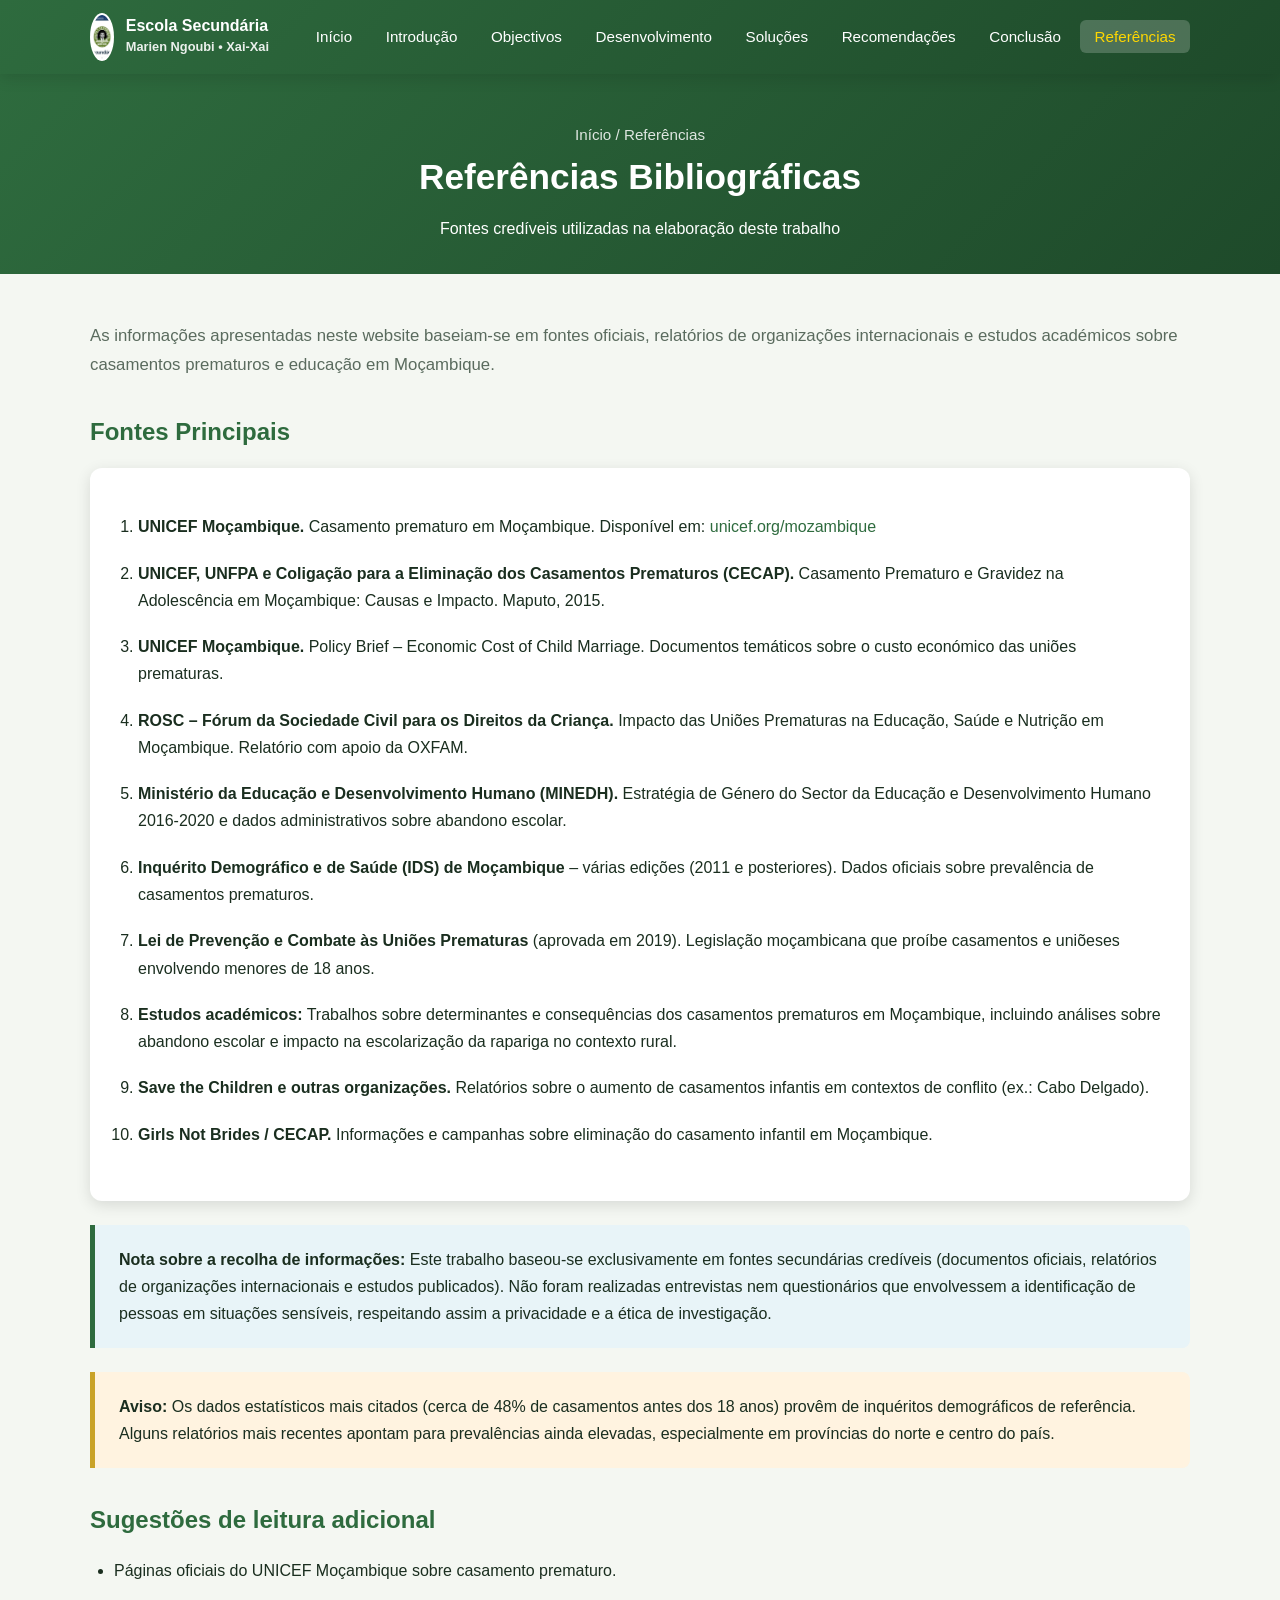
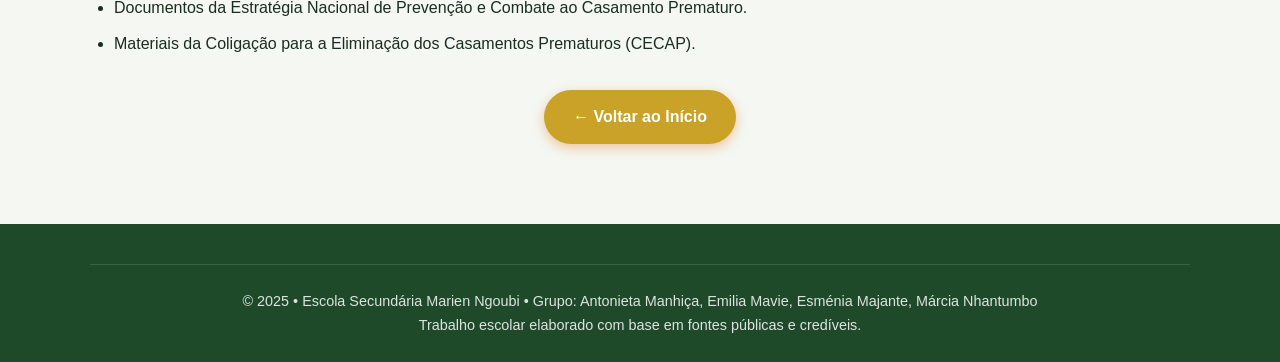
<file: referencias.html>
<!DOCTYPE html>
<html lang="pt">
<head>
  <meta charset="UTF-8">
  <meta name="viewport" content="width=device-width, initial-scale=1.0">
  <title>Referências Bibliográficas | Casamentos Prematuros</title>
  <link rel="stylesheet" href="style.css">
</head>
<body>
  <header>
    <div class="container nav-container">
      <div class="logo" style="display: flex; align-items: center; gap: 12px;">
        <img src="logo-escola.png" alt="Logo Escola" style="height: 48px; width: auto; border-radius: 50%; background: white; padding: 2px;">
        <div>
          <div style="font-size: 1rem; font-weight: 700; line-height: 1.2;">Escola Secundária</div>
          <div style="font-size: 0.8rem; opacity: 0.9;">Marien Ngoubi • Xai-Xai</div>
        </div>
      </div>
      <button class="menu-toggle" onclick="toggleMenu()">☰</button>
      <nav id="mainNav">
        <ul>
          <li><a href="index.html">Início</a></li>
          <li><a href="introducao.html">Introdução</a></li>
          <li><a href="objectivos.html">Objectivos</a></li>
          <li><a href="desenvolvimento.html">Desenvolvimento</a></li>
          <li><a href="solucoes.html">Soluções</a></li>
          <li><a href="recomendacoes.html">Recomendações</a></li>
          <li><a href="conclusao.html">Conclusão</a></li>
          <li><a href="referencias.html" class="active">Referências</a></li>
        </ul>
      </nav>
    </div>
  </header>

  <div class="page-header">
    <div class="container">
      <div class="breadcrumb">Início / Referências</div>
      <h1>Referências Bibliográficas</h1>
      <p>Fontes credíveis utilizadas na elaboração deste trabalho</p>
    </div>
  </div>

  <section class="content">
    <div class="container">
      <p class="lead">As informações apresentadas neste website baseiam-se em fontes oficiais, relatórios de organizações internacionais e estudos académicos sobre casamentos prematuros e educação em Moçambique.</p>

      <h2 style="color: var(--primary); margin: 2rem 0 1rem;">Fontes Principais</h2>

      <div class="card">
        <ol style="margin-left: 1.2rem;">
          <li style="margin-bottom: 1.2rem;">
            <strong>UNICEF Moçambique.</strong> Casamento prematuro em Moçambique. Disponível em: 
            <a href="https://www.unicef.org/mozambique/casamento-prematuro-em-mo%C3%A7ambique" target="_blank" style="color: var(--primary);">unicef.org/mozambique</a>
          </li>
          <li style="margin-bottom: 1.2rem;">
            <strong>UNICEF, UNFPA e Coligação para a Eliminação dos Casamentos Prematuros (CECAP).</strong> Casamento Prematuro e Gravidez na Adolescência em Moçambique: Causas e Impacto. Maputo, 2015.
          </li>
          <li style="margin-bottom: 1.2rem;">
            <strong>UNICEF Moçambique.</strong> Policy Brief – Economic Cost of Child Marriage. Documentos temáticos sobre o custo económico das uniões prematuras.
          </li>
          <li style="margin-bottom: 1.2rem;">
            <strong>ROSC – Fórum da Sociedade Civil para os Direitos da Criança.</strong> Impacto das Uniões Prematuras na Educação, Saúde e Nutrição em Moçambique. Relatório com apoio da OXFAM.
          </li>
          <li style="margin-bottom: 1.2rem;">
            <strong>Ministério da Educação e Desenvolvimento Humano (MINEDH).</strong> Estratégia de Género do Sector da Educação e Desenvolvimento Humano 2016-2020 e dados administrativos sobre abandono escolar.
          </li>
          <li style="margin-bottom: 1.2rem;">
            <strong>Inquérito Demográfico e de Saúde (IDS) de Moçambique</strong> – várias edições (2011 e posteriores). Dados oficiais sobre prevalência de casamentos prematuros.
          </li>
          <li style="margin-bottom: 1.2rem;">
            <strong>Lei de Prevenção e Combate às Uniões Prematuras</strong> (aprovada em 2019). Legislação moçambicana que proíbe casamentos e uniõeses envolvendo menores de 18 anos.
          </li>
          <li style="margin-bottom: 1.2rem;">
            <strong>Estudos académicos:</strong> Trabalhos sobre determinantes e consequências dos casamentos prematuros em Moçambique, incluindo análises sobre abandono escolar e impacto na escolarização da rapariga no contexto rural.
          </li>
          <li style="margin-bottom: 1.2rem;">
            <strong>Save the Children e outras organizações.</strong> Relatórios sobre o aumento de casamentos infantis em contextos de conflito (ex.: Cabo Delgado).
          </li>
          <li style="margin-bottom: 1.2rem;">
            <strong>Girls Not Brides / CECAP.</strong> Informações e campanhas sobre eliminação do casamento infantil em Moçambique.
          </li>
        </ol>
      </div>

      <div class="highlight-box">
        <strong>Nota sobre a recolha de informações:</strong> Este trabalho baseou-se exclusivamente em fontes secundárias credíveis (documentos oficiais, relatórios de organizações internacionais e estudos publicados). Não foram realizadas entrevistas nem questionários que envolvessem a identificação de pessoas em situações sensíveis, respeitando assim a privacidade e a ética de investigação.
      </div>

      <div class="warning-box">
        <strong>Aviso:</strong> Os dados estatísticos mais citados (cerca de 48% de casamentos antes dos 18 anos) provêm de inquéritos demográficos de referência. Alguns relatórios mais recentes apontam para prevalências ainda elevadas, especialmente em províncias do norte e centro do país.
      </div>

      <h2 style="color: var(--primary); margin: 2rem 0 1rem;">Sugestões de leitura adicional</h2>
      <ul>
        <li>Páginas oficiais do UNICEF Moçambique sobre casamento prematuro.</li>
        <li>Documentos da Estratégia Nacional de Prevenção e Combate ao Casamento Prematuro.</li>
        <li>Materiais da Coligação para a Eliminação dos Casamentos Prematuros (CECAP).</li>
      </ul>

      <div class="text-center mt-2">
        <a href="index.html" class="btn">← Voltar ao Início</a>
      </div>
    </div>
  </section>

  <footer>
    <div class="container">
      <div class="copyright">
        © 2025 • Escola Secundária Marien Ngoubi • Grupo: Antonieta Manhiça, Emilia Mavie, Esménia Majante, Márcia Nhantumbo<br>
        Trabalho escolar elaborado com base em fontes públicas e credíveis.
      </div>
    </div>
  </footer>
  <script src="main.js"></script>
</body>
</html>
</file>
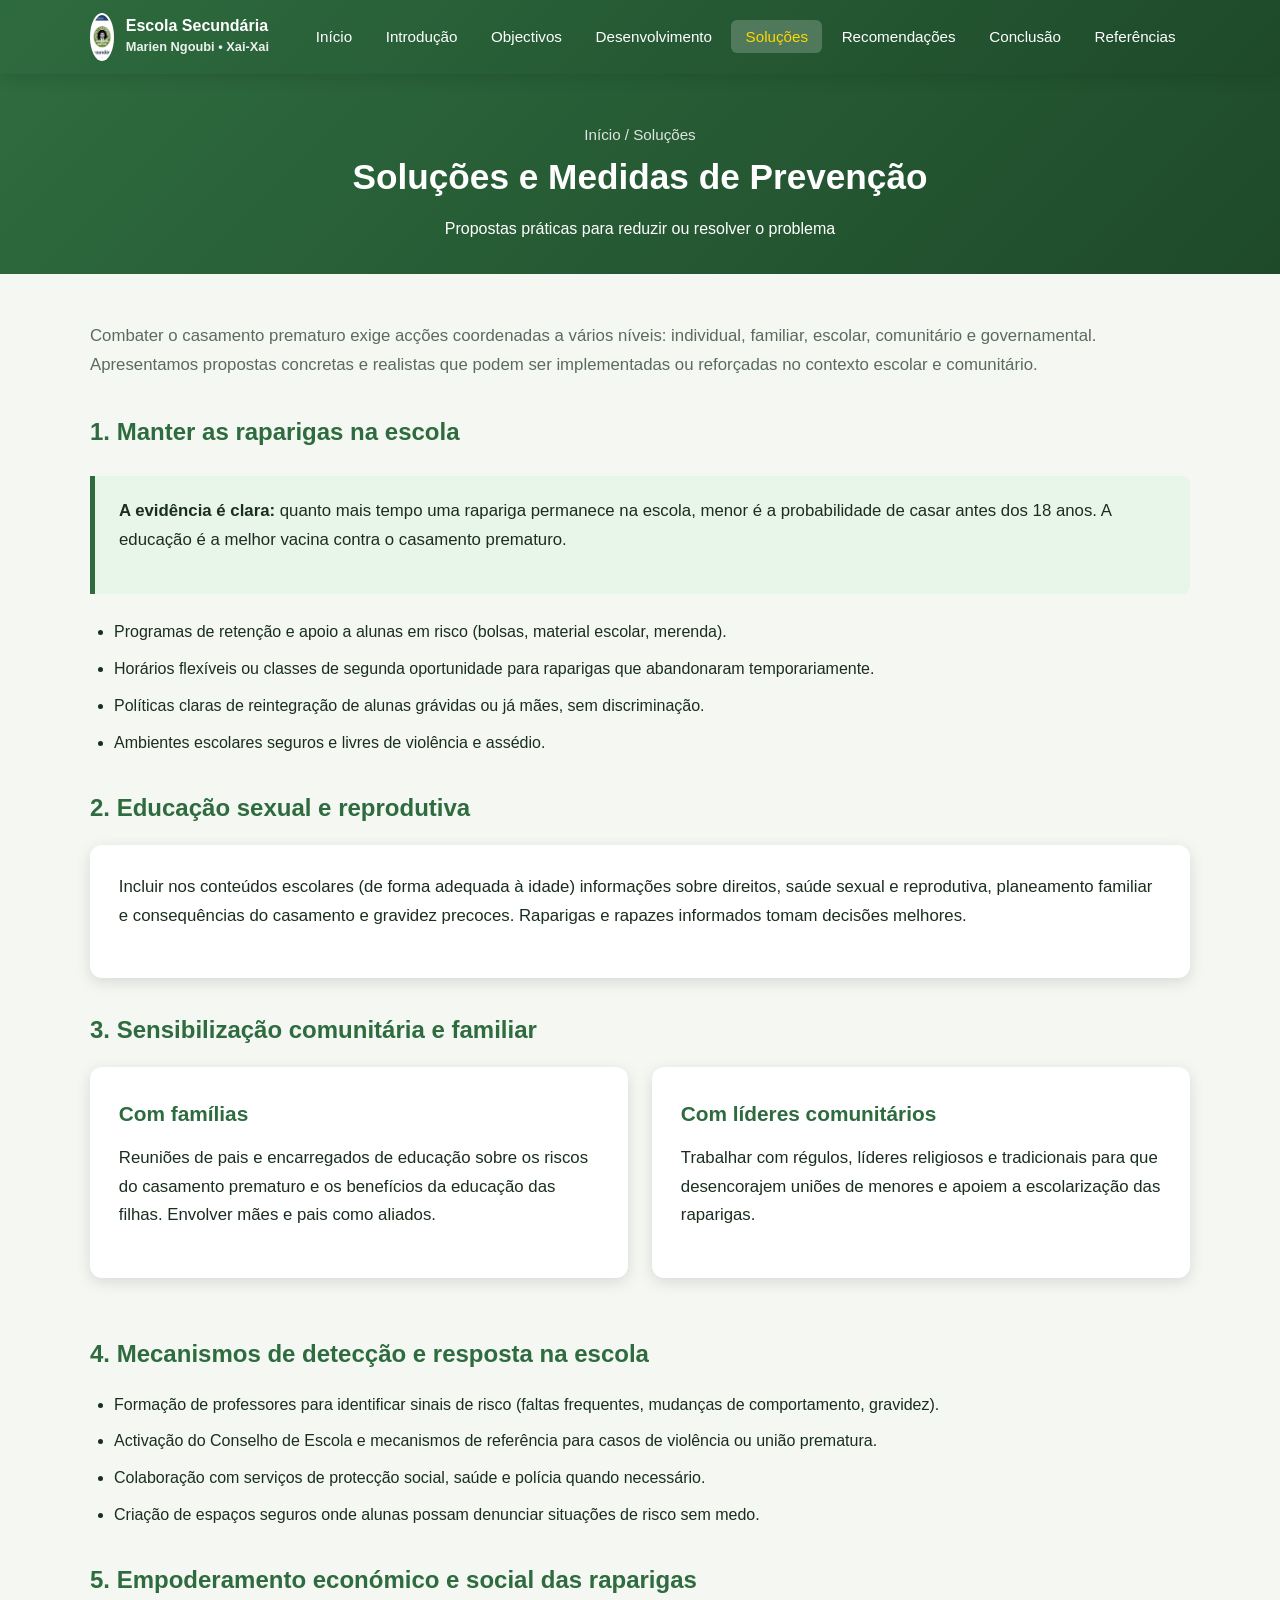
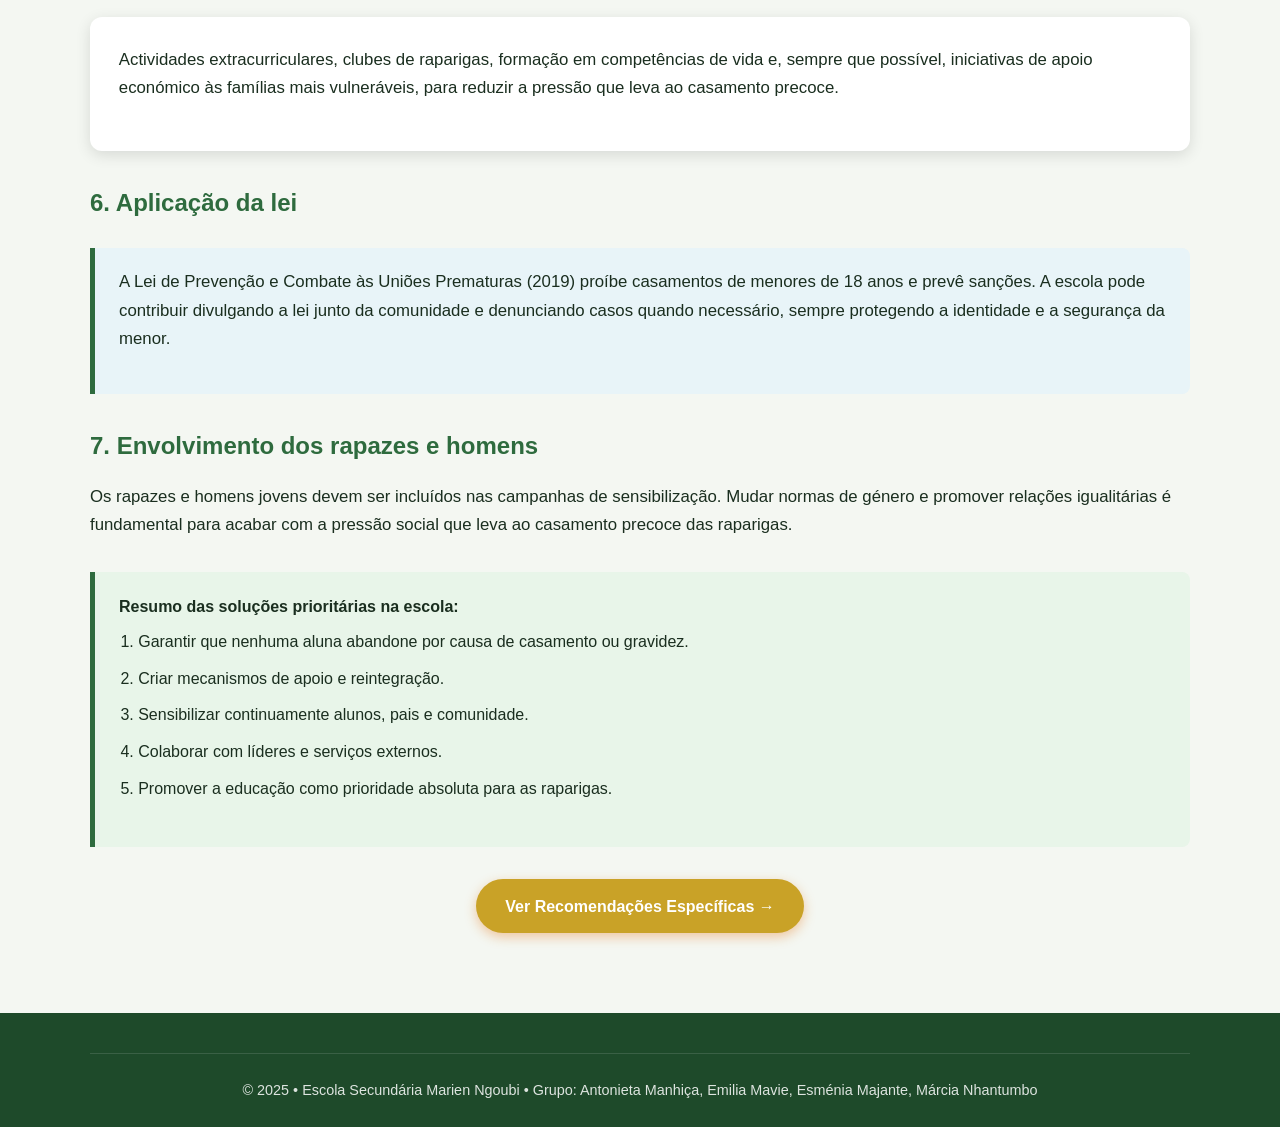
<file: solucoes.html>
<!DOCTYPE html>
<html lang="pt">
<head>
  <meta charset="UTF-8">
  <meta name="viewport" content="width=device-width, initial-scale=1.0">
  <title>Soluções e Medidas de Prevenção | Casamentos Prematuros</title>
  <link rel="stylesheet" href="style.css">
</head>
<body>
  <header>
    <div class="container nav-container">
      <div class="logo" style="display: flex; align-items: center; gap: 12px;">
        <img src="logo-escola.png" alt="Logo Escola" style="height: 48px; width: auto; border-radius: 50%; background: white; padding: 2px;">
        <div>
          <div style="font-size: 1rem; font-weight: 700; line-height: 1.2;">Escola Secundária</div>
          <div style="font-size: 0.8rem; opacity: 0.9;">Marien Ngoubi • Xai-Xai</div>
        </div>
      </div>
      <button class="menu-toggle" onclick="toggleMenu()">☰</button>
      <nav id="mainNav">
        <ul>
          <li><a href="index.html">Início</a></li>
          <li><a href="introducao.html">Introdução</a></li>
          <li><a href="objectivos.html">Objectivos</a></li>
          <li><a href="desenvolvimento.html">Desenvolvimento</a></li>
          <li><a href="solucoes.html" class="active">Soluções</a></li>
          <li><a href="recomendacoes.html">Recomendações</a></li>
          <li><a href="conclusao.html">Conclusão</a></li>
          <li><a href="referencias.html">Referências</a></li>
        </ul>
      </nav>
    </div>
  </header>

  <div class="page-header">
    <div class="container">
      <div class="breadcrumb">Início / Soluções</div>
      <h1>Soluções e Medidas de Prevenção</h1>
      <p>Propostas práticas para reduzir ou resolver o problema</p>
    </div>
  </div>

  <section class="content">
    <div class="container">
      <p class="lead">Combater o casamento prematuro exige acções coordenadas a vários níveis: individual, familiar, escolar, comunitário e governamental. Apresentamos propostas concretas e realistas que podem ser implementadas ou reforçadas no contexto escolar e comunitário.</p>

      <h2 style="color: var(--primary); margin: 2rem 0 1rem;">1. Manter as raparigas na escola</h2>
      <div class="success-box">
        <p><strong>A evidência é clara:</strong> quanto mais tempo uma rapariga permanece na escola, menor é a probabilidade de casar antes dos 18 anos. A educação é a melhor vacina contra o casamento prematuro.</p>
      </div>
      <ul>
        <li>Programas de retenção e apoio a alunas em risco (bolsas, material escolar, merenda).</li>
        <li>Horários flexíveis ou classes de segunda oportunidade para raparigas que abandonaram temporariamente.</li>
        <li>Políticas claras de reintegração de alunas grávidas ou já mães, sem discriminação.</li>
        <li>Ambientes escolares seguros e livres de violência e assédio.</li>
      </ul>

      <h2 style="color: var(--primary); margin: 2rem 0 1rem;">2. Educação sexual e reprodutiva</h2>
      <div class="card">
        <p>Incluir nos conteúdos escolares (de forma adequada à idade) informações sobre direitos, saúde sexual e reprodutiva, planeamento familiar e consequências do casamento e gravidez precoces. Raparigas e rapazes informados tomam decisões melhores.</p>
      </div>

      <h2 style="color: var(--primary); margin: 2rem 0 1rem;">3. Sensibilização comunitária e familiar</h2>
      <div class="grid-2">
        <div class="card">
          <h3>Com famílias</h3>
          <p>Reuniões de pais e encarregados de educação sobre os riscos do casamento prematuro e os benefícios da educação das filhas. Envolver mães e pais como aliados.</p>
        </div>
        <div class="card">
          <h3>Com líderes comunitários</h3>
          <p>Trabalhar com régulos, líderes religiosos e tradicionais para que desencorajem uniões de menores e apoiem a escolarização das raparigas.</p>
        </div>
      </div>

      <h2 style="color: var(--primary); margin: 2rem 0 1rem;">4. Mecanismos de detecção e resposta na escola</h2>
      <ul>
        <li>Formação de professores para identificar sinais de risco (faltas frequentes, mudanças de comportamento, gravidez).</li>
        <li>Activação do Conselho de Escola e mecanismos de referência para casos de violência ou união prematura.</li>
        <li>Colaboração com serviços de protecção social, saúde e polícia quando necessário.</li>
        <li>Criação de espaços seguros onde alunas possam denunciar situações de risco sem medo.</li>
      </ul>

      <h2 style="color: var(--primary); margin: 2rem 0 1rem;">5. Empoderamento económico e social das raparigas</h2>
      <div class="card">
        <p>Actividades extracurriculares, clubes de raparigas, formação em competências de vida e, sempre que possível, iniciativas de apoio económico às famílias mais vulneráveis, para reduzir a pressão que leva ao casamento precoce.</p>
      </div>

      <h2 style="color: var(--primary); margin: 2rem 0 1rem;">6. Aplicação da lei</h2>
      <div class="highlight-box">
        <p>A Lei de Prevenção e Combate às Uniões Prematuras (2019) proíbe casamentos de menores de 18 anos e prevê sanções. A escola pode contribuir divulgando a lei junto da comunidade e denunciando casos quando necessário, sempre protegendo a identidade e a segurança da menor.</p>
      </div>

      <h2 style="color: var(--primary); margin: 2rem 0 1rem;">7. Envolvimento dos rapazes e homens</h2>
      <p>Os rapazes e homens jovens devem ser incluídos nas campanhas de sensibilização. Mudar normas de género e promover relações igualitárias é fundamental para acabar com a pressão social que leva ao casamento precoce das raparigas.</p>

      <div class="success-box mt-2">
        <strong>Resumo das soluções prioritárias na escola:</strong>
        <ol style="margin-left: 1.2rem; margin-top: 0.5rem;">
          <li>Garantir que nenhuma aluna abandone por causa de casamento ou gravidez.</li>
          <li>Criar mecanismos de apoio e reintegração.</li>
          <li>Sensibilizar continuamente alunos, pais e comunidade.</li>
          <li>Colaborar com líderes e serviços externos.</li>
          <li>Promover a educação como prioridade absoluta para as raparigas.</li>
        </ol>
      </div>

      <div class="text-center mt-2">
        <a href="recomendacoes.html" class="btn">Ver Recomendações Específicas →</a>
      </div>
    </div>
  </section>

  <footer>
    <div class="container">
      <div class="copyright">
        © 2025 • Escola Secundária Marien Ngoubi • Grupo: Antonieta Manhiça, Emilia Mavie, Esménia Majante, Márcia Nhantumbo
      </div>
    </div>
  </footer>
  <script src="main.js"></script>
</body>
</html>
</file>
<file: style.css>
/* ===== RESET & BASE ===== */
* {
  margin: 0;
  padding: 0;
  box-sizing: border-box;
}

:root {
  --primary: #2e6b3e;        /* Verde da escola */
  --primary-dark: #1e4a2a;
  --secondary: #c9a227;      /* Dourado/amarelo para destaque */
  --accent: #2e6b3e;
  --light: #f4f7f2;
  --dark: #1a2e1f;
  --gray: #5a6b5e;
  --white: #ffffff;
  --shadow: 0 4px 15px rgba(0,0,0,0.12);
  --radius: 12px;
}

html {
  scroll-behavior: smooth;
}

body {
  font-family: 'Segoe UI', Tahoma, Geneva, Verdana, sans-serif;
  line-height: 1.7;
  color: var(--dark);
  background: var(--light);
}

img {
  max-width: 100%;
  height: auto;
  display: block;
}

a {
  text-decoration: none;
  color: inherit;
  transition: all 0.3s ease;
}

/* ===== HEADER & NAV ===== */
header {
  background: linear-gradient(135deg, var(--primary), var(--primary-dark));
  color: var(--white);
  padding: 0.8rem 0;
  position: sticky;
  top: 0;
  z-index: 1000;
  box-shadow: var(--shadow);
}

.container {
  width: 90%;
  max-width: 1100px;
  margin: 0 auto;
}

.nav-container {
  display: flex;
  justify-content: space-between;
  align-items: center;
  flex-wrap: wrap;
  gap: 1rem;
}

.logo {
  font-size: 1.4rem;
  font-weight: 700;
  display: flex;
  align-items: center;
  gap: 0.5rem;
}

.logo span {
  color: var(--secondary);
}

nav ul {
  list-style: none;
  display: flex;
  flex-wrap: wrap;
  gap: 0.3rem;
}

nav a {
  color: var(--white);
  padding: 0.5rem 0.9rem;
  border-radius: 6px;
  font-size: 0.95rem;
  font-weight: 500;
}

nav a:hover,
nav a.active {
  background: rgba(255,255,255,0.2);
  color: #ffd700;
}

.menu-toggle {
  display: none;
  background: none;
  border: none;
  color: white;
  font-size: 1.8rem;
  cursor: pointer;
}

/* ===== HERO ===== */
.hero {
  background: linear-gradient(rgba(13,59,77,0.85), rgba(26,95,122,0.9)), 
              url('https://images.unsplash.com/photo-1509062522246-3755977927d7?w=1200') center/cover no-repeat;
  color: white;
  padding: 5rem 0 4rem;
  text-align: center;
}

.hero h1 {
  font-size: 2.5rem;
  margin-bottom: 1rem;
  line-height: 1.2;
}

.hero p {
  font-size: 1.2rem;
  max-width: 700px;
  margin: 0 auto 2rem;
  opacity: 0.95;
}

.btn {
  display: inline-block;
  background: var(--secondary);
  color: white;
  padding: 0.85rem 1.8rem;
  border-radius: 50px;
  font-weight: 600;
  box-shadow: 0 4px 12px rgba(230,126,34,0.4);
}

.btn:hover {
  background: #d35400;
  transform: translateY(-2px);
}

/* ===== SECTIONS ===== */
section {
  padding: 3.5rem 0;
}

.section-title {
  text-align: center;
  margin-bottom: 2.5rem;
}

.section-title h2 {
  font-size: 2rem;
  color: var(--primary);
  position: relative;
  display: inline-block;
  padding-bottom: 0.6rem;
}

.section-title h2::after {
  content: '';
  position: absolute;
  bottom: 0;
  left: 50%;
  transform: translateX(-50%);
  width: 70px;
  height: 4px;
  background: var(--secondary);
  border-radius: 2px;
}

.card {
  background: white;
  border-radius: var(--radius);
  padding: 1.8rem;
  box-shadow: var(--shadow);
  margin-bottom: 1.5rem;
  transition: transform 0.3s ease;
}

.card:hover {
  transform: translateY(-5px);
}

.card h3 {
  color: var(--primary);
  margin-bottom: 0.8rem;
  font-size: 1.3rem;
}

.grid-2 {
  display: grid;
  grid-template-columns: repeat(auto-fit, minmax(280px, 1fr));
  gap: 1.5rem;
}

.grid-3 {
  display: grid;
  grid-template-columns: repeat(auto-fit, minmax(250px, 1fr));
  gap: 1.5rem;
}

/* ===== STATS ===== */
.stats {
  background: var(--primary);
  color: white;
  padding: 2.5rem 0;
}

.stat-item {
  text-align: center;
  padding: 1rem;
}

.stat-number {
  font-size: 2.8rem;
  font-weight: 700;
  color: var(--secondary);
  display: block;
}

.stat-label {
  font-size: 1rem;
  opacity: 0.9;
}

/* ===== CONTENT PAGES ===== */
.page-header {
  background: linear-gradient(135deg, var(--primary), var(--primary-dark));
  color: white;
  padding: 3rem 0 2rem;
  text-align: center;
}

.page-header h1 {
  font-size: 2.2rem;
  margin-bottom: 0.5rem;
}

.breadcrumb {
  font-size: 0.95rem;
  opacity: 0.85;
}

.content {
  padding: 3rem 0;
}

.content p {
  margin-bottom: 1.2rem;
  font-size: 1.05rem;
}

.content ul, .content ol {
  margin: 1rem 0 1.5rem 1.5rem;
}

.content li {
  margin-bottom: 0.6rem;
}

.highlight-box {
  background: #e8f4f8;
  border-left: 5px solid var(--primary);
  padding: 1.3rem 1.5rem;
  margin: 1.5rem 0;
  border-radius: 0 8px 8px 0;
}

.warning-box {
  background: #fff3e0;
  border-left: 5px solid var(--secondary);
  padding: 1.3rem 1.5rem;
  margin: 1.5rem 0;
  border-radius: 0 8px 8px 0;
}

.success-box {
  background: #e8f5e9;
  border-left: 5px solid var(--accent);
  padding: 1.3rem 1.5rem;
  margin: 1.5rem 0;
  border-radius: 0 8px 8px 0;
}

/* ===== TEAM ===== */
.team-member {
  text-align: center;
  background: white;
  padding: 1.5rem;
  border-radius: var(--radius);
  box-shadow: var(--shadow);
}

.team-member .avatar {
  width: 80px;
  height: 80px;
  background: var(--primary);
  color: white;
  border-radius: 50%;
  display: flex;
  align-items: center;
  justify-content: center;
  font-size: 1.8rem;
  font-weight: 700;
  margin: 0 auto 1rem;
}

/* ===== FOOTER ===== */
footer {
  background: var(--primary-dark);
  color: white;
  padding: 2.5rem 0 1.5rem;
  margin-top: 2rem;
}

.footer-content {
  display: grid;
  grid-template-columns: repeat(auto-fit, minmax(220px, 1fr));
  gap: 2rem;
  margin-bottom: 2rem;
}

.footer-content h4 {
  color: var(--secondary);
  margin-bottom: 1rem;
  font-size: 1.15rem;
}

.footer-content ul {
  list-style: none;
}

.footer-content li {
  margin-bottom: 0.5rem;
}

.footer-content a:hover {
  color: var(--secondary);
}

.copyright {
  text-align: center;
  padding-top: 1.5rem;
  border-top: 1px solid rgba(255,255,255,0.15);
  font-size: 0.9rem;
  opacity: 0.85;
}

/* ===== RESPONSIVE ===== */
@media (max-width: 768px) {
  .menu-toggle {
    display: block;
  }

  nav {
    width: 100%;
    display: none;
  }

  nav.active {
    display: block;
  }

  nav ul {
    flex-direction: column;
    background: var(--primary-dark);
    padding: 1rem;
    border-radius: 8px;
    margin-top: 0.5rem;
  }

  .hero h1 {
    font-size: 1.8rem;
  }

  .hero p {
    font-size: 1.05rem;
  }

  .section-title h2 {
    font-size: 1.6rem;
  }

  .stat-number {
    font-size: 2.2rem;
  }
}

/* ===== UTILS ===== */
.text-center { text-align: center; }
.mt-2 { margin-top: 2rem; }
.mb-2 { margin-bottom: 2rem; }
.lead { font-size: 1.15rem; color: var(--gray); }

.badge {
  display: inline-block;
  background: var(--secondary);
  color: white;
  padding: 0.25rem 0.7rem;
  border-radius: 20px;
  font-size: 0.8rem;
  font-weight: 600;
  margin-bottom: 0.5rem;
}
</file>
